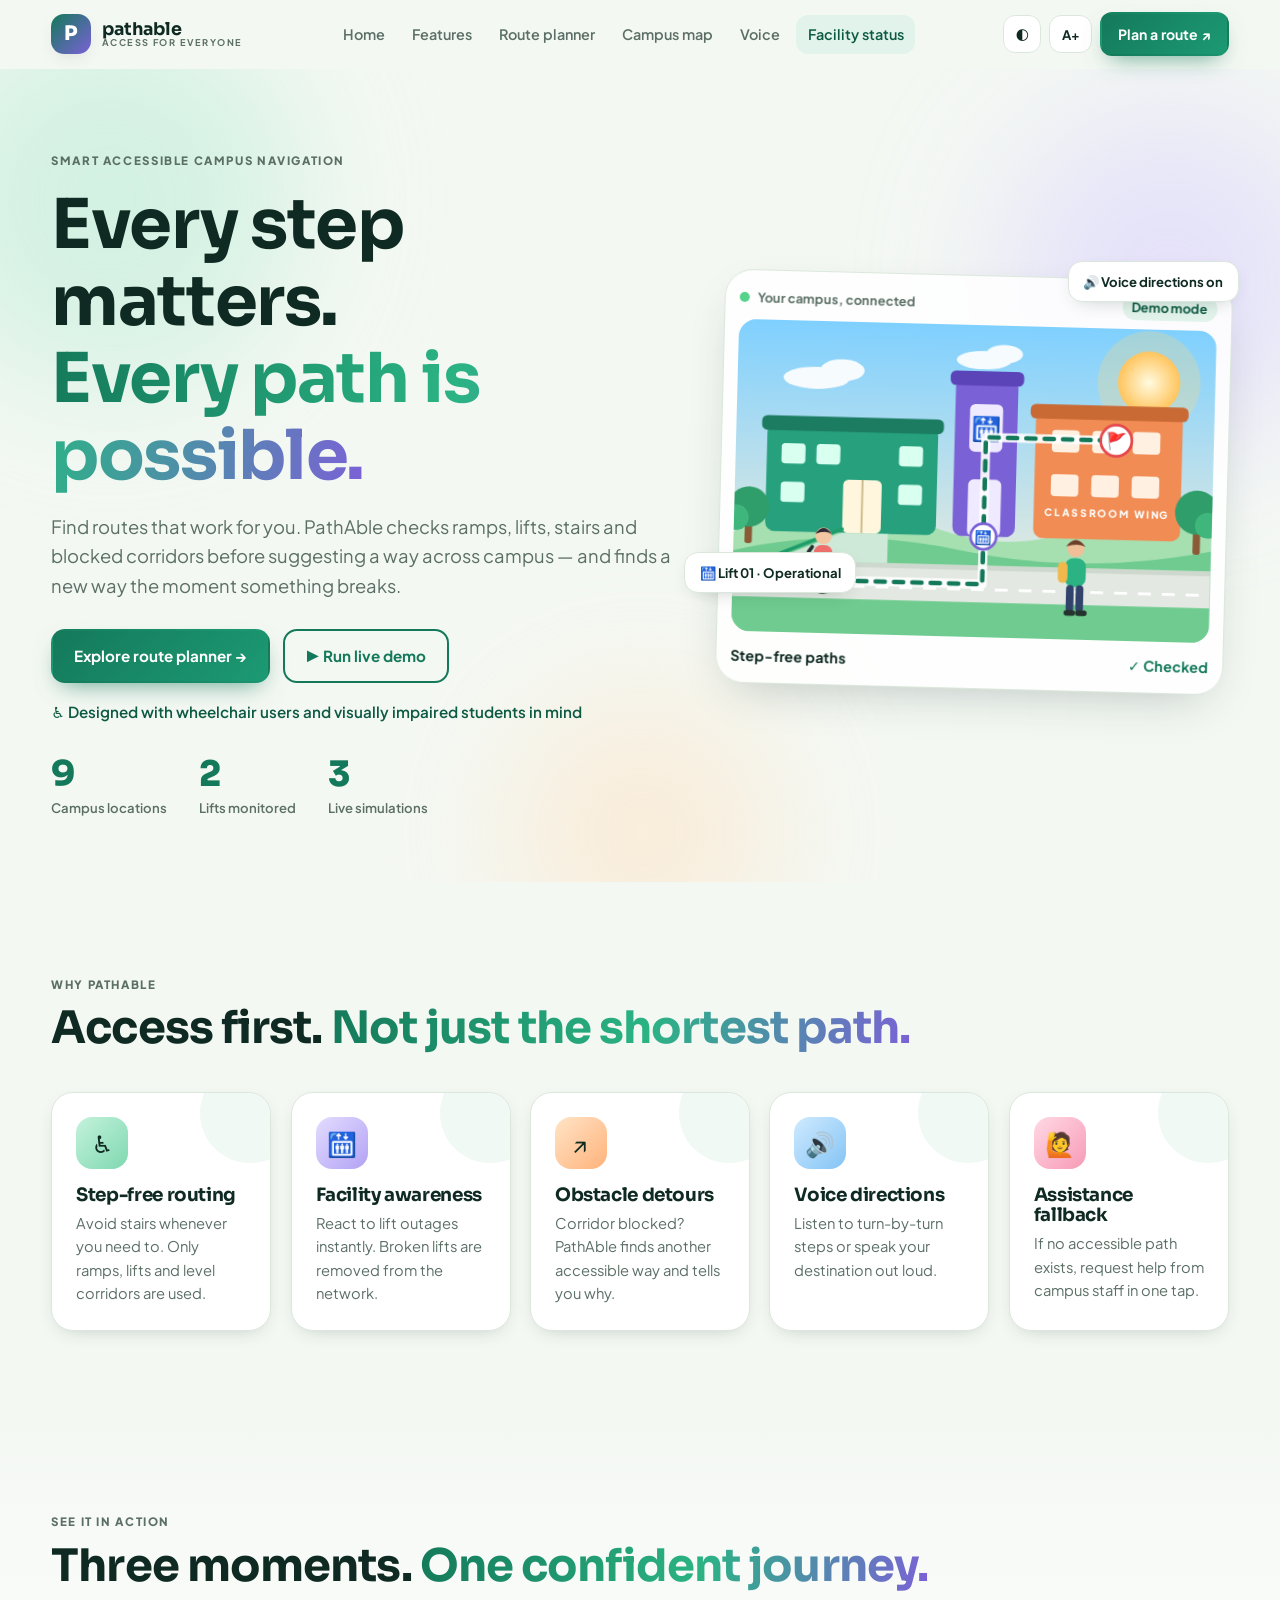
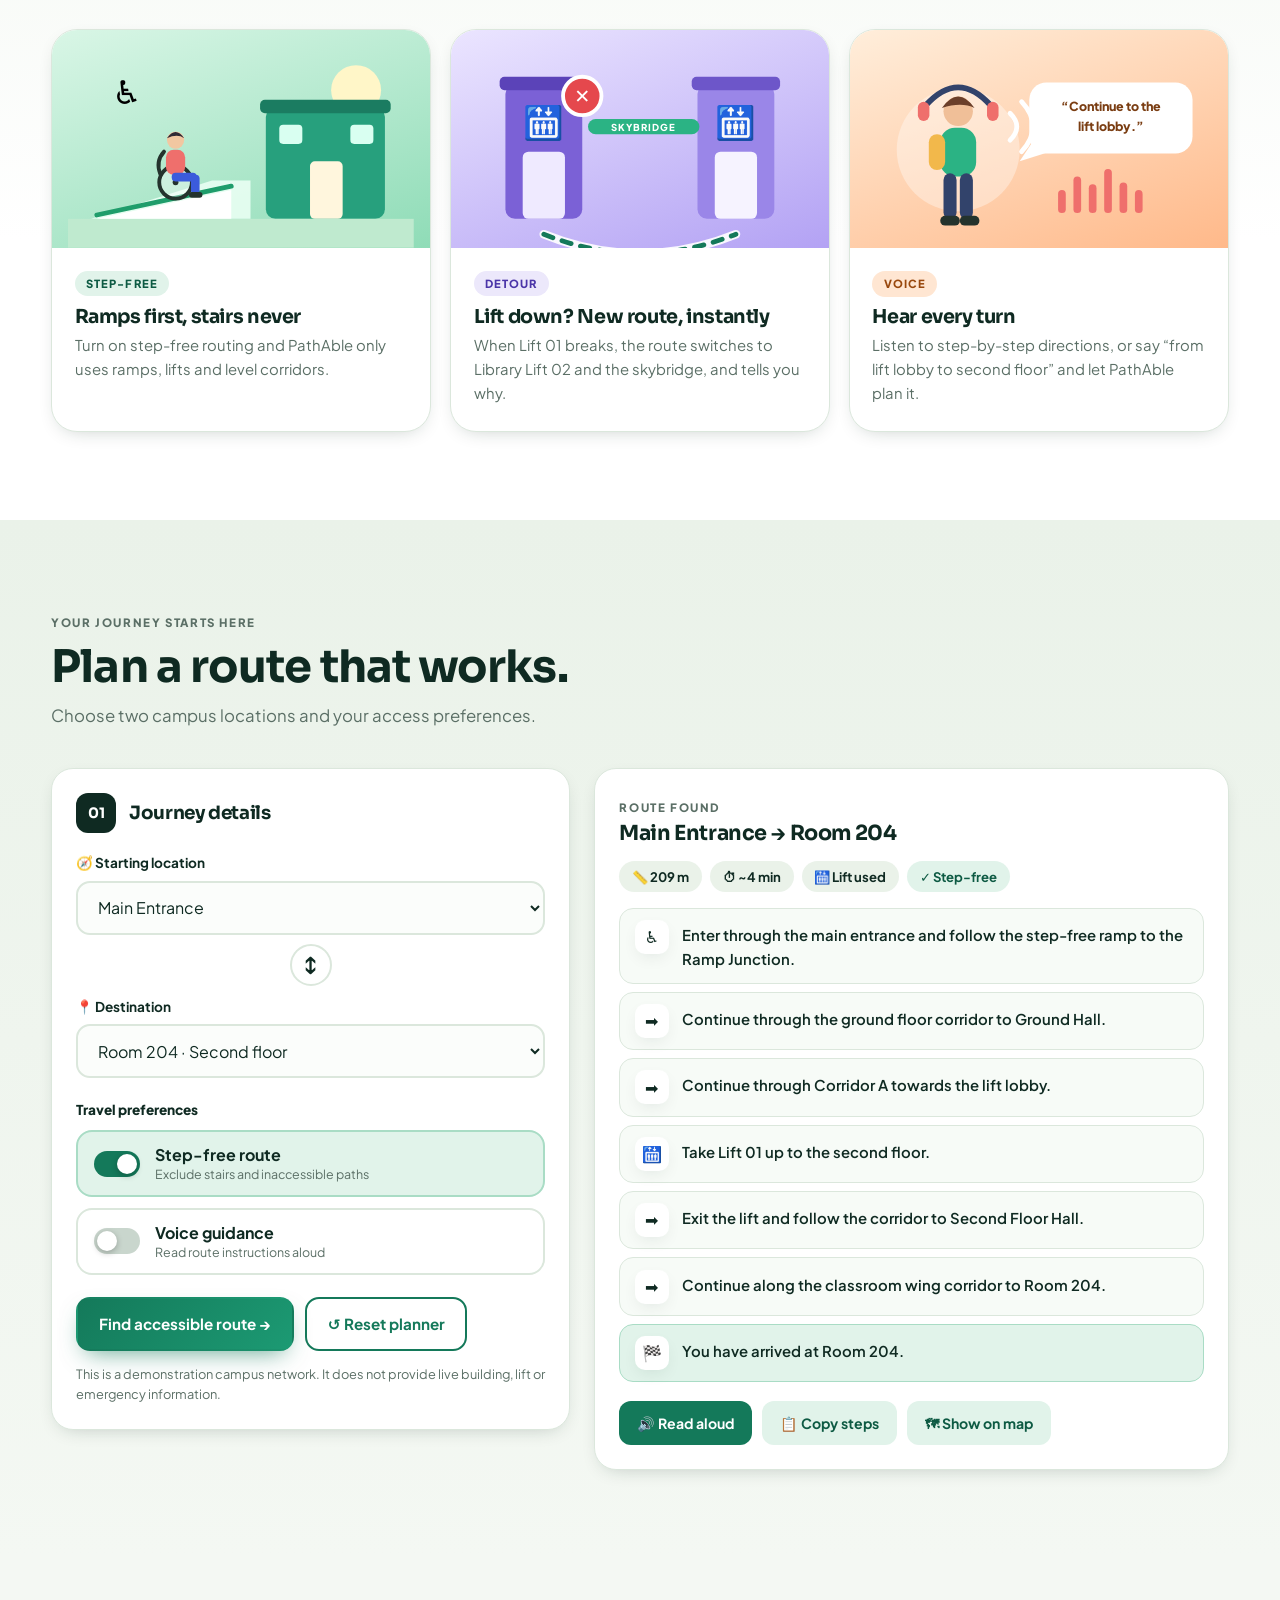
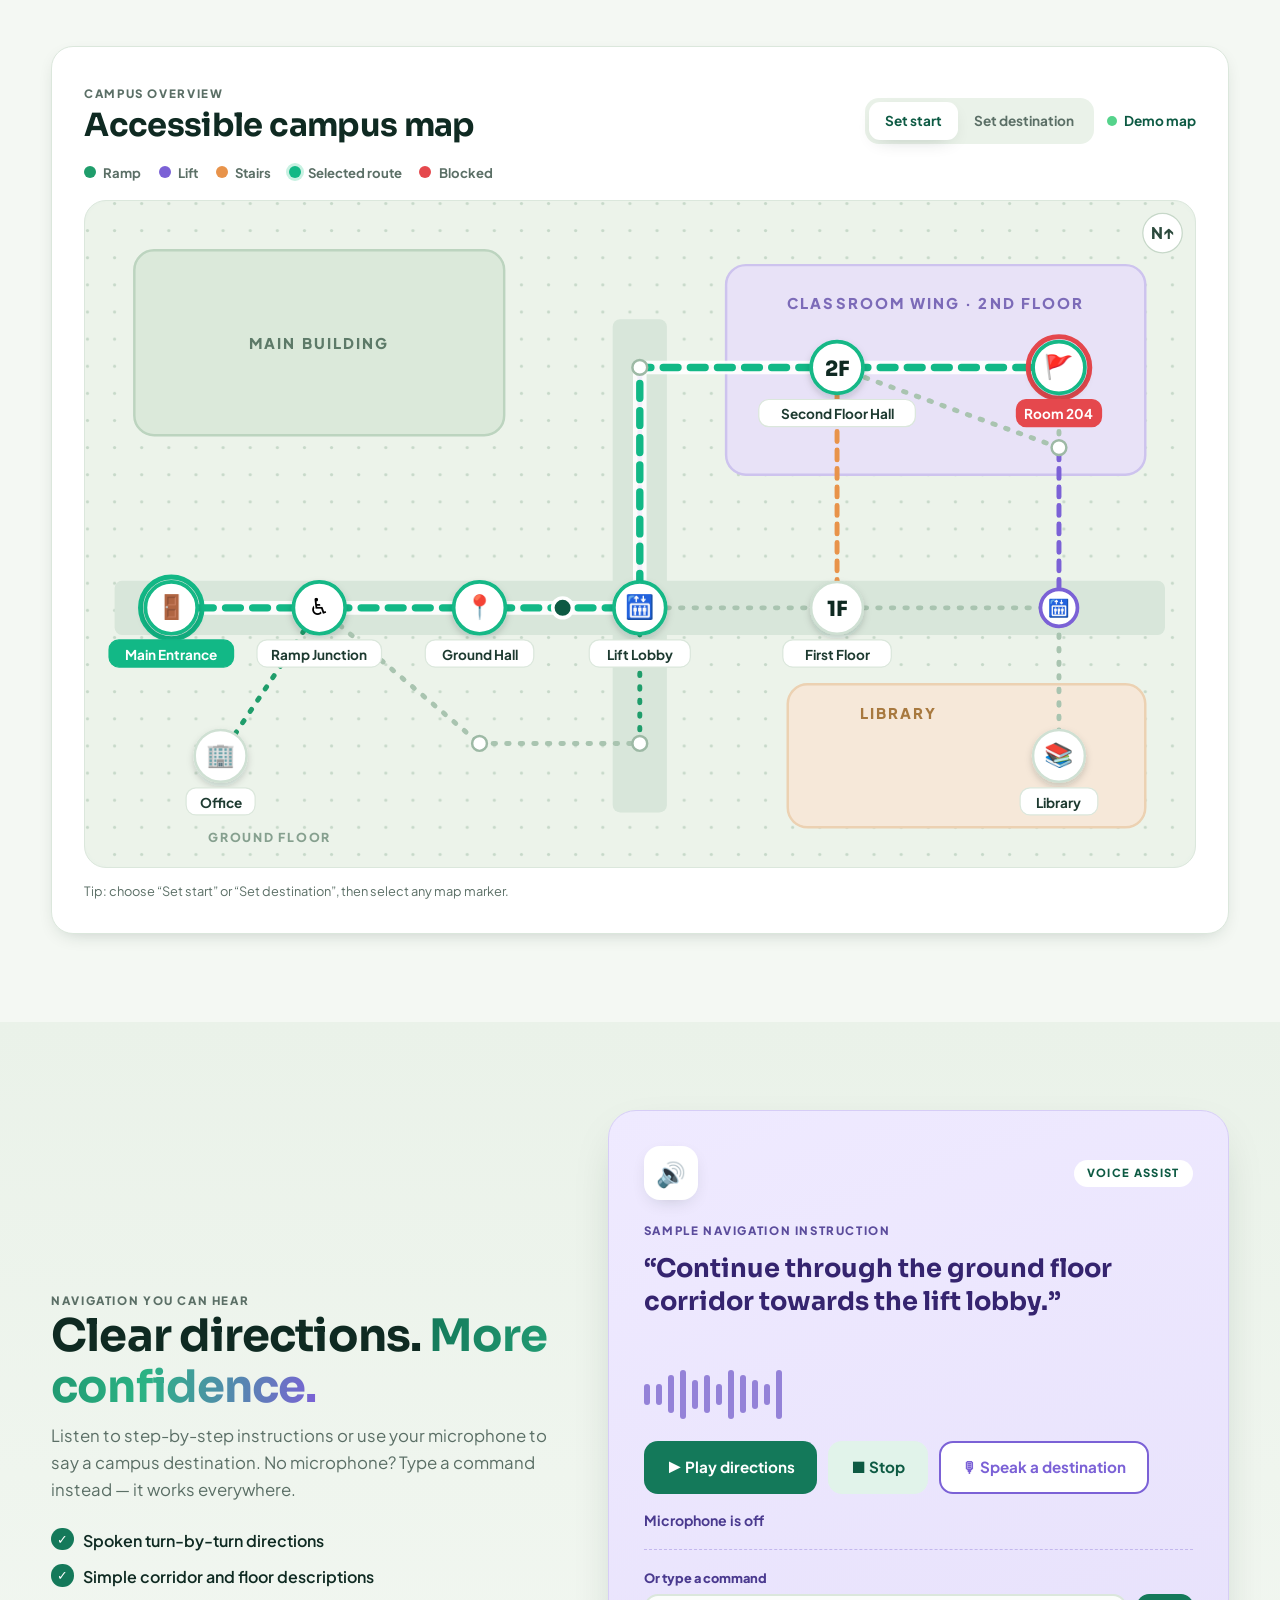
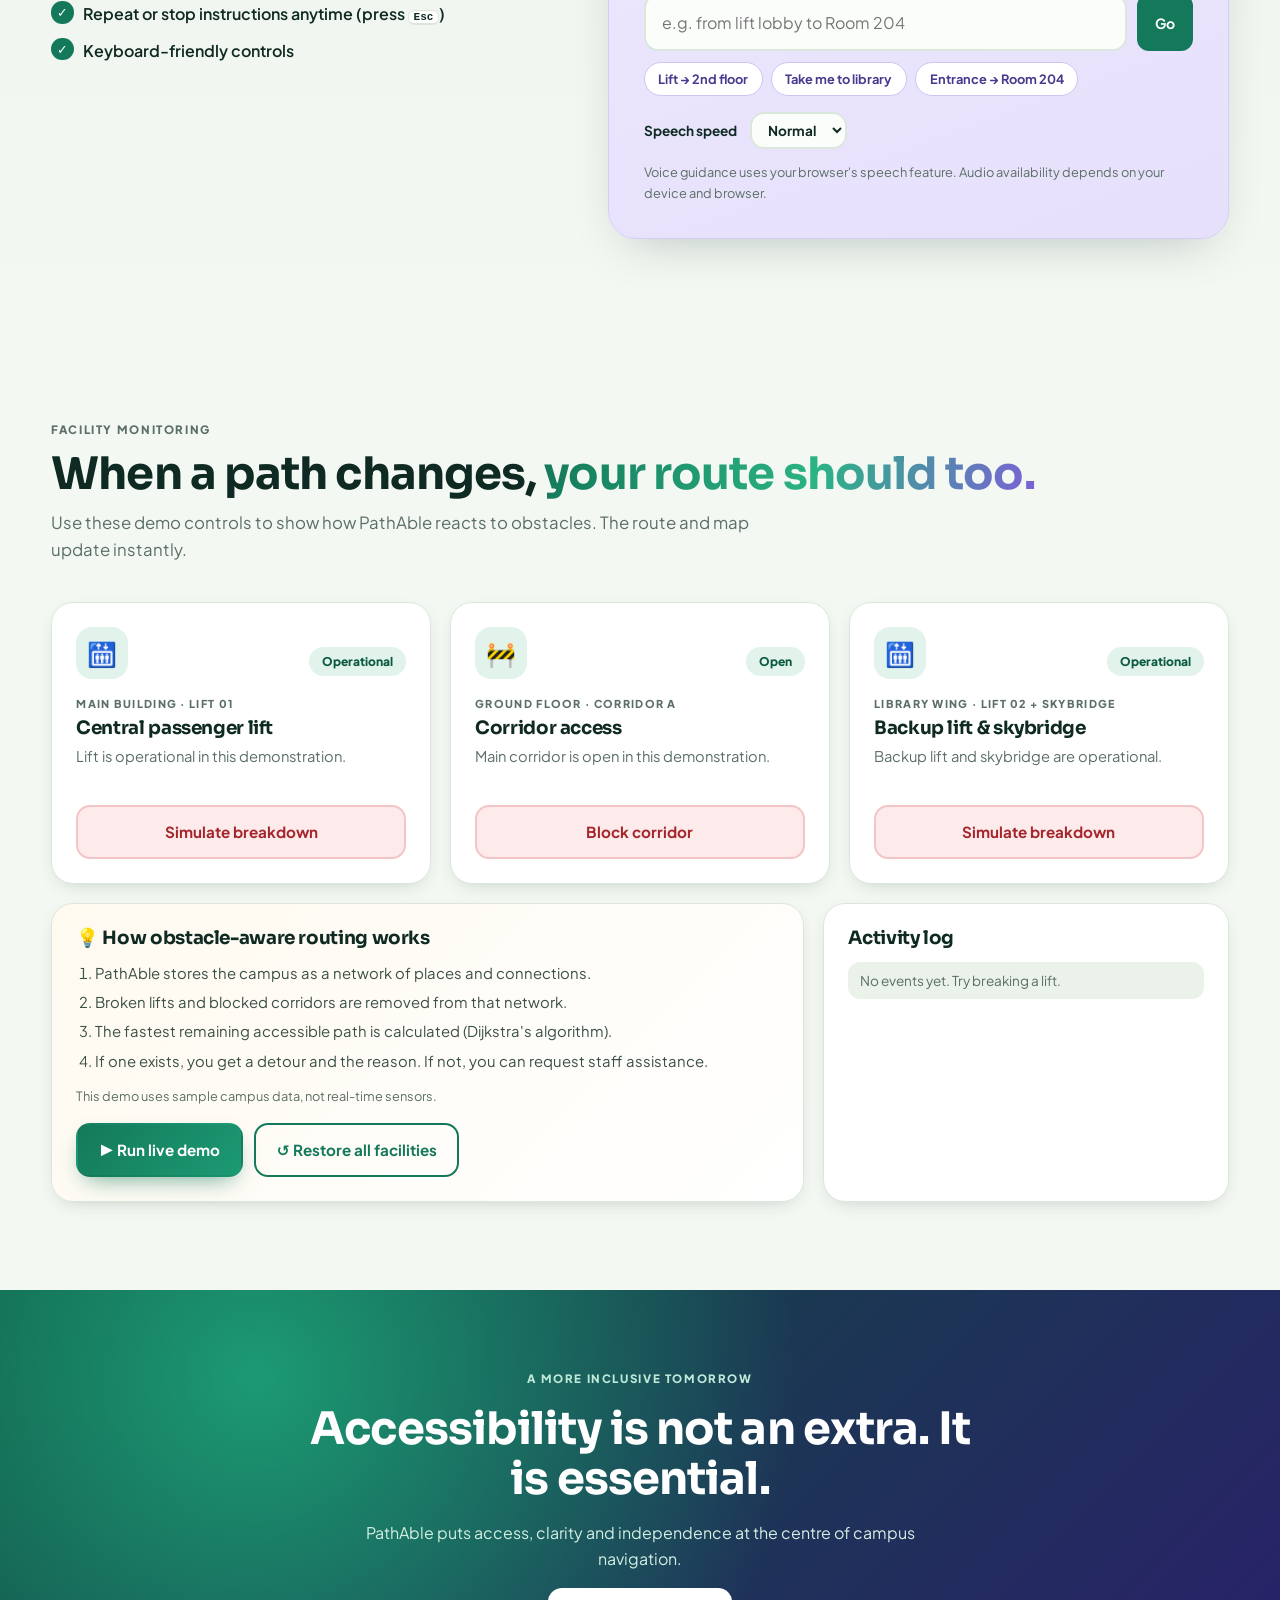
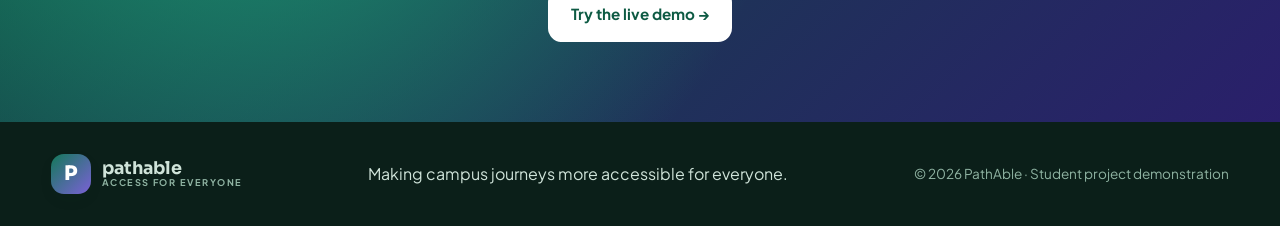
<file: index.html>
<!DOCTYPE html>
<html lang="en">
<head>
  <meta charset="UTF-8" />
  <meta name="viewport" content="width=device-width, initial-scale=1.0" />
  <title>PathAble | Accessible Campus Navigator</title>
  <meta name="description" content="PathAble helps students explore accessible routes around campus, reroutes around broken lifts and blocked corridors, and speaks directions aloud." />
  <meta name="theme-color" content="#0f6b50" />
  <link rel="preconnect" href="https://fonts.googleapis.com" />
  <link rel="preconnect" href="https://fonts.gstatic.com" crossorigin />
  <link href="https://fonts.googleapis.com/css2?family=Plus+Jakarta+Sans:wght@400;500;600;700;800&family=Sora:wght@600;700;800&display=swap" rel="stylesheet" />
  <link rel="stylesheet" href="style.css" />
  <script>document.documentElement.classList.add('js');</script>
</head>
<body>
  <svg width="0" height="0" style="position:absolute" aria-hidden="true" focusable="false">
    <defs>
      <symbol id="wc" viewBox="-30 -26 64 78">
        <circle cx="-2" cy="30" r="17" fill="#fff" fill-opacity=".35" stroke="#24332d" stroke-width="4"/>
        <circle cx="-2" cy="30" r="3" fill="#24332d"/>
        <rect x="-12" y="-4" width="20" height="26" rx="8" fill="#ef6f6c"/>
        <circle cx="-2" cy="-14" r="9" fill="#f2c7a1"/>
        <path d="M-11 -16 Q-2 -29 7 -16 Q0 -21 -11 -16Z" fill="#2f2a35"/>
        <rect x="-6" y="20" width="26" height="9" rx="4" fill="#3b5bdb"/>
        <rect x="14" y="22" width="9" height="20" rx="4" fill="#3b5bdb"/>
        <rect x="12" y="40" width="14" height="6" rx="3" fill="#24332d"/>
        <path d="M-14 -2 Q-23 8 -18 21" stroke="#24332d" stroke-width="4" fill="none" stroke-linecap="round"/>
      </symbol>
      <symbol id="walker" viewBox="-20 -30 40 84">
        <circle cx="0" cy="-18" r="9" fill="#f0bf98"/>
        <path d="M-10 -20 Q0 -34 10 -20 Q2 -24 -10 -20Z" fill="#6b3f2a"/>
        <rect x="-11" y="-8" width="22" height="30" rx="9" fill="#2bb384"/>
        <rect x="-18" y="-4" width="10" height="22" rx="5" fill="#f2b84b"/>
        <rect x="-9" y="20" width="8" height="28" rx="4" fill="#32436b"/>
        <rect x="1" y="20" width="8" height="28" rx="4" fill="#32436b"/>
        <rect x="-11" y="46" width="12" height="6" rx="3" fill="#24332d"/>
        <rect x="1" y="46" width="12" height="6" rx="3" fill="#24332d"/>
      </symbol>
    </defs>
  </svg>
  <a class="skip" href="#planner">Skip to route planner</a>

  <!-- ============ HEADER ============ -->
  <header class="site-header" id="top">
    <div class="wrap header-row">
      <a href="#home" class="brand" aria-label="PathAble home">
        <span class="brand-mark">P</span>
        <span class="brand-text"><b>pathable</b><small>ACCESS FOR EVERYONE</small></span>
      </a>

      <nav id="siteNav" class="nav" aria-label="Main navigation">
        <a href="#home" data-spy="home">Home</a>
        <a href="#features" data-spy="features">Features</a>
        <a href="#planner" data-spy="planner">Route planner</a>
        <a href="#map" data-spy="map">Campus map</a>
        <a href="#voice" data-spy="voice">Voice</a>
        <a href="#facility" data-spy="facility">Facility status</a>
      </nav>

      <div class="header-tools">
        <button class="tool" id="contrastBtn" type="button" aria-pressed="false" aria-label="Toggle high contrast" title="Toggle high contrast">🌓 <span>Contrast</span></button>
        <button class="tool" id="textBtn" type="button" aria-label="Change text size" title="Change text size">A+ <span id="textLabel">Text size</span></button>
        <a class="btn btn-primary btn-sm cta-head" href="#planner">Plan a route ↗</a>
        <button class="burger" id="navToggle" type="button" aria-expanded="false" aria-controls="siteNav" aria-label="Open menu">☰</button>
      </div>
    </div>
  </header>

  <main id="home">
    <!-- ============ HERO ============ -->
    <section class="hero">
      <div class="blob b1"></div><div class="blob b2"></div><div class="blob b3"></div>
      <div class="wrap hero-grid">
        <div class="hero-copy reveal">
          <span class="eyebrow">SMART ACCESSIBLE CAMPUS NAVIGATION</span>
          <h1>Every step matters.<br /><span class="grad">Every path is possible.</span></h1>
          <p class="lead">Find routes that work for you. PathAble checks ramps, lifts, stairs and blocked corridors before suggesting a way across campus &mdash; and finds a new way the moment something breaks.</p>
          <div class="hero-actions">
            <a class="btn btn-primary" href="#planner">Explore route planner →</a>
            <button class="btn btn-ghost" id="demoBtn" type="button">▶ Run live demo</button>
          </div>
          <p class="hero-note">♿ Designed with wheelchair users and visually impaired students in mind</p>
          <dl class="stats">
            <div><dt data-count="9">0</dt><dd>Campus locations</dd></div>
            <div><dt data-count="2">0</dt><dd>Lifts monitored</dd></div>
            <div><dt data-count="3">0</dt><dd>Live simulations</dd></div>
          </dl>
        </div>

        <div class="hero-visual reveal" aria-hidden="true">
          <div class="preview-card">
            <div class="preview-top"><span class="dot-live"></span> Your campus, connected <em>Demo mode</em></div>
            <svg viewBox="0 0 520 340" class="preview-svg" role="img" aria-label="Illustration: a wheelchair user and a student on a campus with a ramp, a lift tower and a classroom wing">
              <defs>
                <linearGradient id="sky" x1="0" y1="0" x2="0" y2="1"><stop offset="0" stop-color="#7fd0ff"/><stop offset="1" stop-color="#fff1d6"/></linearGradient>
                <radialGradient id="sun"><stop offset="0" stop-color="#fffbe0"/><stop offset="1" stop-color="#ffc45c"/></radialGradient>
              </defs>
              <rect width="520" height="340" fill="url(#sky)"/>
              <circle cx="448" cy="58" r="56" fill="#ffd77a" opacity=".28"/>
              <circle cx="448" cy="58" r="34" fill="url(#sun)"/>
              <g fill="#fff" opacity=".92"><ellipse cx="86" cy="62" rx="36" ry="12"/><ellipse cx="114" cy="53" rx="24" ry="12"/><ellipse cx="268" cy="38" rx="30" ry="10"/><ellipse cx="290" cy="31" rx="20" ry="10"/></g>
              <path d="M0 232 Q90 170 200 215 T400 205 T520 222 V340 H0Z" fill="#a6e0b1"/>
              <!-- main building -->
              <rect x="34" y="112" width="186" height="118" rx="10" fill="#27a07d"/>
              <rect x="28" y="104" width="198" height="16" rx="6" fill="#1b7c61"/>
              <g fill="#d9fff1"><rect x="50" y="134" width="26" height="22" rx="4"/><rect x="88" y="134" width="26" height="22" rx="4"/><rect x="178" y="134" width="26" height="22" rx="4"/><rect x="50" y="176" width="26" height="22" rx="4"/><rect x="178" y="176" width="26" height="22" rx="4"/></g>
              <rect x="118" y="172" width="42" height="58" rx="6" fill="#fff6dd"/><line x1="139" y1="172" x2="139" y2="230" stroke="#c9b98a" stroke-width="2"/>
              <!-- lift tower -->
              <rect x="238" y="58" width="68" height="172" rx="10" fill="#7b61d6"/>
              <rect x="232" y="50" width="80" height="16" rx="6" fill="#5b43b8"/>
              <rect x="254" y="168" width="36" height="62" rx="6" fill="#efeaff"/><line x1="272" y1="168" x2="272" y2="230" stroke="#b9acec" stroke-width="2"/>
              <rect x="254" y="86" width="36" height="52" rx="6" fill="#efeaff"/>
              <text x="272" y="122" text-anchor="middle" font-size="26">🛗</text>
              <!-- classroom wing -->
              <rect x="326" y="92" width="160" height="138" rx="10" fill="#f08c54"/>
              <rect x="320" y="84" width="172" height="16" rx="6" fill="#c96a35"/>
              <g fill="#fff0e2"><rect x="344" y="112" width="30" height="24" rx="4"/><rect x="388" y="112" width="30" height="24" rx="4"/><rect x="432" y="112" width="30" height="24" rx="4"/><rect x="344" y="160" width="30" height="24" rx="4"/><rect x="388" y="160" width="30" height="24" rx="4"/><rect x="432" y="160" width="30" height="24" rx="4"/></g>
              <text x="406" y="206" text-anchor="middle" font-size="11" font-weight="800" fill="#fff" letter-spacing="2">CLASSROOM WING</text>
              <!-- ground, path and ramp -->
              <path d="M0 252 Q120 222 250 246 T520 240 V340 H0Z" fill="#6fcb8f"/>
              <rect x="0" y="262" width="520" height="40" fill="#e3e9e2"/>
              <rect x="0" y="262" width="520" height="5" fill="#cfd8ce"/>
              <g stroke="#fff" stroke-width="3" stroke-dasharray="14 12"><line x1="0" y1="288" x2="520" y2="288"/></g>
              <polygon points="42,262 118,230 168,230 168,262" fill="#cfe9d9"/>
              <line x1="42" y1="258" x2="118" y2="226" stroke="#1f9d6b" stroke-width="4" stroke-linecap="round"/>
              <!-- trees -->
              <g><rect x="12" y="214" width="8" height="30" rx="3" fill="#8b5a36"/><circle cx="16" cy="204" r="22" fill="#2f9e6a"/><circle cx="2" cy="216" r="14" fill="#3fb67c"/>
                 <rect x="500" y="210" width="8" height="34" rx="3" fill="#8b5a36"/><circle cx="504" cy="198" r="24" fill="#2f9e6a"/><circle cx="516" cy="212" r="14" fill="#3fb67c"/></g>
              <!-- route -->
              <path d="M96 282 H272 V122 H410" fill="none" stroke="#fff" stroke-width="10" stroke-linecap="round" stroke-linejoin="round" opacity=".9"/>
              <path class="pv-route" d="M96 282 H272 V122 H410" fill="none" stroke="#14795a" stroke-width="5" stroke-linecap="round" stroke-linejoin="round" stroke-dasharray="10 10"/>
              <circle cx="272" cy="230" r="14" fill="#fff" stroke="#7b61d6" stroke-width="3"/><text x="272" y="236" text-anchor="middle" font-size="15">🛗</text>
              <circle cx="414" cy="122" r="17" fill="#fff" stroke="#e5484d" stroke-width="3"/><text x="414" y="129" text-anchor="middle" font-size="18">🚩</text>
              <!-- people -->
              <use href="#wc" x="70" y="222" width="64" height="78"/>
              <use href="#walker" x="352" y="228" width="42" height="88"/>
              <g stroke="#24332d" stroke-width="3" stroke-linecap="round" opacity=".45"><line x1="50" y1="262" x2="38" y2="262"/><line x1="52" y1="270" x2="36" y2="270"/></g>
            </svg>
            <div class="preview-foot"><span>Step-free paths</span><strong>✓ Checked</strong></div>
          </div>
          <div class="float-chip c1">🛗 Lift 01 · Operational</div>
          <div class="float-chip c2">🔊 Voice directions on</div>
        </div>
      </div>
    </section>

    <!-- ============ FEATURES ============ -->
    <section class="section" id="features">
      <div class="wrap">
        <div class="section-head reveal">
          <span class="eyebrow">WHY PATHABLE</span>
          <h2>Access first. <span class="grad">Not just the shortest path.</span></h2>
        </div>
        <div class="cards five">
          <article class="card feature reveal"><span class="f-ico">♿</span><h3>Step-free routing</h3><p>Avoid stairs whenever you need to. Only ramps, lifts and level corridors are used.</p></article>
          <article class="card feature reveal"><span class="f-ico">🛗</span><h3>Facility awareness</h3><p>React to lift outages instantly. Broken lifts are removed from the network.</p></article>
          <article class="card feature reveal"><span class="f-ico">↗</span><h3>Obstacle detours</h3><p>Corridor blocked? PathAble finds another accessible way and tells you why.</p></article>
          <article class="card feature reveal"><span class="f-ico">🔊</span><h3>Voice directions</h3><p>Listen to turn-by-turn steps or speak your destination out loud.</p></article>
          <article class="card feature reveal"><span class="f-ico">🙋</span><h3>Assistance fallback</h3><p>If no accessible path exists, request help from campus staff in one tap.</p></article>
        </div>
      </div>
    </section>

    <!-- ============ STORIES (colourful scenarios) ============ -->
    <section class="section gallery" id="stories">
      <div class="wrap">
        <div class="section-head reveal">
          <span class="eyebrow">SEE IT IN ACTION</span>
          <h2>Three moments. <span class="grad">One confident journey.</span></h2>
        </div>
        <div class="cards three">
          <article class="story s-green reveal">
            <div class="story-art">
              <svg viewBox="0 0 360 210" role="img" aria-label="A wheelchair user rolling up a gentle ramp to a building">
                <circle cx="300" cy="46" r="26" fill="#fff6c8"/>
                <rect x="206" y="64" width="124" height="116" rx="10" fill="#27a07d"/><rect x="200" y="56" width="136" height="14" rx="5" fill="#1b7c61"/>
                <rect x="252" y="120" width="34" height="60" rx="5" fill="#fff6dd"/>
                <g fill="#d9fff1"><rect x="220" y="82" width="24" height="20" rx="4"/><rect x="294" y="82" width="24" height="20" rx="4"/></g>
                <rect x="0" y="180" width="360" height="30" fill="#bfeacf"/>
                <polygon points="24,180 190,180 190,140 150,140" fill="#e9fff3" opacity=".9"/>
                <polygon points="30,180 170,180 170,150" fill="#fff"/>
                <line x1="30" y1="176" x2="170" y2="146" stroke="#1f9d6b" stroke-width="5" stroke-linecap="round"/>
                <use href="#wc" x="84" y="86" width="64" height="78"/>
                <text x="46" y="60" font-size="34">♿</text>
              </svg>
            </div>
            <div class="story-body"><span class="pill">Step-free</span><h3>Ramps first, stairs never</h3><p>Turn on step-free routing and PathAble only uses ramps, lifts and level corridors.</p></div>
          </article>

          <article class="story s-purple reveal">
            <div class="story-art">
              <svg viewBox="0 0 360 210" role="img" aria-label="A broken lift with a detour arrow around it to a skybridge">
                <rect x="40" y="40" width="80" height="140" rx="10" fill="#7b61d6"/><rect x="34" y="32" width="92" height="14" rx="5" fill="#5b43b8"/>
                <rect x="58" y="110" width="44" height="70" rx="6" fill="#efeaff"/>
                <text x="80" y="92" text-anchor="middle" font-size="34">🛗</text>
                <circle cx="120" cy="52" r="20" fill="#e5484d" stroke="#fff" stroke-width="4"/><text x="120" y="59" text-anchor="middle" font-size="20" font-weight="800" fill="#fff">✕</text>
                <rect x="240" y="40" width="80" height="140" rx="10" fill="#9a86e8"/><rect x="234" y="32" width="92" height="14" rx="5" fill="#6d56c9"/>
                <rect x="258" y="110" width="44" height="70" rx="6" fill="#f6f3ff"/>
                <text x="280" y="92" text-anchor="middle" font-size="34">🛗</text>
                <rect x="126" y="76" width="116" height="16" rx="8" fill="#2bb384"/><text x="184" y="88" text-anchor="middle" font-size="10" font-weight="800" fill="#fff" letter-spacing="1">SKYBRIDGE</text>
                <path d="M80 196 Q180 236 280 196" fill="none" stroke="#fff" stroke-width="9" stroke-linecap="round" opacity=".9"/>
                <path class="pv-route" d="M80 196 Q180 236 280 196" fill="none" stroke="#14795a" stroke-width="5" stroke-linecap="round" stroke-dasharray="10 10"/>
              </svg>
            </div>
            <div class="story-body"><span class="pill">Detour</span><h3>Lift down? New route, instantly</h3><p>When Lift 01 breaks, the route switches to Library Lift 02 and the skybridge, and tells you why.</p></div>
          </article>

          <article class="story s-orange reveal">
            <div class="story-art">
              <svg viewBox="0 0 360 210" role="img" aria-label="A student listening to spoken directions">
                <circle cx="96" cy="108" r="64" fill="#fff" opacity=".35"/>
                <use href="#walker" x="62" y="46" width="68" height="146"/>
                <path d="M62 62 Q96 24 130 62" fill="none" stroke="#32436b" stroke-width="6" stroke-linecap="round"/>
                <rect x="54" y="58" width="12" height="20" rx="6" fill="#ef6f6c"/><rect x="126" y="58" width="12" height="20" rx="6" fill="#ef6f6c"/>
                <g fill="none" stroke="#fff" stroke-width="5" stroke-linecap="round"><path d="M150 70 Q164 84 150 98"/><path d="M162 58 Q186 84 162 110"/></g>
                <rect x="170" y="38" width="170" height="74" rx="18" fill="#fff"/><polygon points="176,96 160,120 198,108" fill="#fff"/>
                <text x="255" y="68" text-anchor="middle" font-size="13" font-weight="800" fill="#7a3d12">“Continue to the</text>
                <text x="255" y="88" text-anchor="middle" font-size="13" font-weight="800" fill="#7a3d12">lift lobby.”</text>
                <g fill="#ef6f6c"><rect x="200" y="150" width="8" height="24" rx="4"/><rect x="216" y="136" width="8" height="38" rx="4"/><rect x="232" y="144" width="8" height="30" rx="4"/><rect x="248" y="128" width="8" height="46" rx="4"/><rect x="264" y="142" width="8" height="32" rx="4"/><rect x="280" y="150" width="8" height="24" rx="4"/></g>
              </svg>
            </div>
            <div class="story-body"><span class="pill">Voice</span><h3>Hear every turn</h3><p>Listen to step-by-step directions, or say “from lift lobby to second floor” and let PathAble plan it.</p></div>
          </article>
        </div>
      </div>
    </section>

    <!-- ============ PLANNER ============ -->
    <section class="section tint" id="planner">
      <div class="wrap">
        <div class="section-head reveal">
          <span class="eyebrow">YOUR JOURNEY STARTS HERE</span>
          <h2>Plan a route that works.</h2>
          <p class="sub">Choose two campus locations and your access preferences.</p>
        </div>

        <div class="planner-grid">
          <form class="card planner reveal" id="plannerForm" autocomplete="off">
            <div class="card-title"><span class="step-no">01</span><h3>Journey details</h3></div>

            <label class="field">
              <span class="field-label">🧭 Starting location</span>
              <select id="startSel"></select>
            </label>

            <button class="swap" id="swapBtn" type="button" aria-label="Swap starting point and destination" title="Swap">↕</button>

            <label class="field">
              <span class="field-label">📍 Destination</span>
              <select id="destSel"></select>
            </label>

            <fieldset class="prefs">
              <legend>Travel preferences</legend>
              <label class="switch">
                <input type="checkbox" id="stepFree" checked />
                <span class="track"><i></i></span>
                <span class="sw-text"><b>Step-free route</b><small>Exclude stairs and inaccessible paths</small></span>
              </label>
              <label class="switch">
                <input type="checkbox" id="voiceGuide" />
                <span class="track"><i></i></span>
                <span class="sw-text"><b>Voice guidance</b><small>Read route instructions aloud</small></span>
              </label>
            </fieldset>

            <div class="form-actions">
              <button class="btn btn-primary" id="findBtn" type="submit">Find accessible route →</button>
              <button class="btn btn-ghost" id="resetBtn" type="button">↺ Reset planner</button>
            </div>
            <p class="fine" id="plannerMsg" role="status"></p>
            <p class="fine">This is a demonstration campus network. It does not provide live building, lift or emergency information.</p>
          </form>

          <div class="card result reveal" id="result" aria-live="polite">
            <div class="result-empty"><span>🧭</span><b>Your route will appear here</b><p>Choose your start and destination, then find an accessible route.</p></div>
          </div>
        </div>
      </div>
    </section>

    <!-- ============ MAP ============ -->
    <section class="section" id="map">
      <div class="wrap">
        <div class="map-card card reveal">
          <div class="map-head">
            <div>
              <span class="eyebrow">CAMPUS OVERVIEW</span>
              <h2 class="h2-sm">Accessible campus map</h2>
            </div>
            <div class="map-controls">
              <div class="seg" role="group" aria-label="Marker selection mode">
                <button type="button" id="modeStart" class="seg-btn active" aria-pressed="true">Set start</button>
                <button type="button" id="modeDest" class="seg-btn" aria-pressed="false">Set destination</button>
              </div>
              <span class="demo-pill"><i class="dot-live"></i> Demo map</span>
            </div>
          </div>

          <ul class="legend" aria-label="Map legend">
            <li><i class="lg ramp"></i>Ramp</li>
            <li><i class="lg lift"></i>Lift</li>
            <li><i class="lg stairs"></i>Stairs</li>
            <li><i class="lg route"></i>Selected route</li>
            <li><i class="lg blocked"></i>Blocked</li>
          </ul>

          <div class="map-frame">
            <svg id="campusMap" viewBox="0 0 900 540" role="group" aria-labelledby="mapTitle mapDesc">
              <title id="mapTitle">Accessible campus map</title>
              <desc id="mapDesc">Interactive map. Use the markers to choose a start or destination, then view the accessible route.</desc>
              <defs>
                <pattern id="dots" width="22" height="22" patternUnits="userSpaceOnUse"><circle cx="2" cy="2" r="1.3" fill="#b7cdbb" opacity=".7"/></pattern>
                <filter id="soft" x="-20%" y="-20%" width="140%" height="140%"><feDropShadow dx="0" dy="3" stdDeviation="3" flood-color="#0f2a22" flood-opacity=".18"/></filter>
              </defs>
              <rect class="map-bg" x="0" y="0" width="900" height="540" rx="22"/>
              <rect x="0" y="0" width="900" height="540" rx="22" fill="url(#dots)"/>

              <rect class="band" x="24" y="308" width="852" height="44" rx="6"/>
              <rect class="band" x="428" y="96" width="44" height="400" rx="6"/>

              <rect class="zone z-main" x="40" y="40" width="300" height="150" rx="16"/>
              <text class="zone-label" x="190" y="120">MAIN BUILDING</text>
              <rect class="zone z-class" x="520" y="52" width="340" height="170" rx="16"/>
              <text class="zone-label purple" x="690" y="88">CLASSROOM WING · 2ND FLOOR</text>
              <rect class="zone z-lib" x="570" y="392" width="290" height="116" rx="16"/>
              <text class="zone-label brown" x="660" y="420">LIBRARY</text>
              <text class="zone-label small" x="100" y="520">GROUND FLOOR</text>
              <g class="north" transform="translate(874 26)"><circle r="16" fill="#fff" stroke="#c7d8c9"/><text y="5" text-anchor="middle" font-size="13" font-weight="800" fill="#2c4a3d">N↑</text></g>

              <g id="layerEdges"></g>
              <g id="layerRoute"></g>
              <g id="layerNodes"></g>
            </svg>
          </div>
          <p class="fine" id="mapHint">Tip: choose “Set start” or “Set destination”, then select any map marker.</p>
        </div>
      </div>
    </section>

    <!-- ============ VOICE ============ -->
    <section class="section tint" id="voice">
      <div class="wrap voice-grid">
        <div class="reveal">
          <span class="eyebrow">NAVIGATION YOU CAN HEAR</span>
          <h2>Clear directions. <span class="grad">More confidence.</span></h2>
          <p class="sub">Listen to step-by-step instructions or use your microphone to say a campus destination. No microphone? Type a command instead &mdash; it works everywhere.</p>
          <ul class="ticks">
            <li>Spoken turn-by-turn directions</li>
            <li>Simple corridor and floor descriptions</li>
            <li>Repeat or stop instructions anytime (press <kbd>Esc</kbd>)</li>
            <li>Keyboard-friendly controls</li>
          </ul>
        </div>

        <div class="voice-card reveal">
          <div class="voice-top"><span class="v-ico">🔊</span><span class="voice-pill">VOICE ASSIST</span></div>
          <p class="eyebrow dark" id="voiceLabel">SAMPLE NAVIGATION INSTRUCTION</p>
          <blockquote id="voiceText" aria-live="polite">“Continue through the ground floor corridor towards the lift lobby.”</blockquote>

          <div class="wave" id="wave" aria-hidden="true">
            <span></span><span></span><span></span><span></span><span></span><span></span><span></span><span></span><span></span><span></span><span></span><span></span>
          </div>

          <div class="voice-actions">
            <button class="btn btn-solid" id="playBtn" type="button">▶ Play directions</button>
            <button class="btn btn-soft" id="stopBtn" type="button">■ Stop</button>
            <button class="btn btn-mic" id="micBtn" type="button" aria-pressed="false">🎙 Speak a destination</button>
          </div>
          <p class="mic-status" id="micStatus" role="status">Microphone is off</p>

          <div class="cmd">
            <label for="cmdInput" class="cmd-label">Or type a command</label>
            <div class="cmd-row">
              <input id="cmdInput" type="text" placeholder="e.g. from lift lobby to Room 204" />
              <button class="btn btn-solid btn-sm" id="cmdBtn" type="button">Go</button>
            </div>
            <div class="chips" id="cmdChips">
              <button type="button" class="chip" data-cmd="from lift lobby to second floor">Lift → 2nd floor</button>
              <button type="button" class="chip" data-cmd="take me to the library">Take me to library</button>
              <button type="button" class="chip" data-cmd="from entrance to room 204">Entrance → Room 204</button>
            </div>
          </div>

          <div class="rate-row">
            <label for="rateSel">Speech speed</label>
            <select id="rateSel">
              <option value="0.8">Slow</option>
              <option value="1" selected>Normal</option>
              <option value="1.2">Fast</option>
            </select>
          </div>
          <p class="fine" id="voiceStatus">Voice guidance uses your browser's speech feature. Audio availability depends on your device and browser.</p>
        </div>
      </div>
    </section>

    <!-- ============ FACILITY ============ -->
    <section class="section" id="facility">
      <div class="wrap">
        <div class="section-head reveal">
          <span class="eyebrow">FACILITY MONITORING</span>
          <h2>When a path changes, <span class="grad">your route should too.</span></h2>
          <p class="sub">Use these demo controls to show how PathAble reacts to obstacles. The route and map update instantly.</p>
        </div>

        <div class="cards three">
          <article class="card fac reveal" id="fac-lift1">
            <div class="fac-top"><span class="f-ico">🛗</span><span class="status ok" id="facStatus-lift1">Operational</span></div>
            <small class="fac-loc">MAIN BUILDING · LIFT 01</small>
            <h3>Central passenger lift</h3>
            <p id="facText-lift1">Lift is operational in this demonstration.</p>
            <button class="btn btn-danger" id="facBtn-lift1" data-fac="lift1" type="button">Simulate breakdown</button>
          </article>

          <article class="card fac reveal" id="fac-corridorA">
            <div class="fac-top"><span class="f-ico">🚧</span><span class="status ok" id="facStatus-corridorA">Open</span></div>
            <small class="fac-loc">GROUND FLOOR · CORRIDOR A</small>
            <h3>Corridor access</h3>
            <p id="facText-corridorA">Main corridor is open in this demonstration.</p>
            <button class="btn btn-danger" id="facBtn-corridorA" data-fac="corridorA" type="button">Block corridor</button>
          </article>

          <article class="card fac reveal" id="fac-lift2">
            <div class="fac-top"><span class="f-ico">🛗</span><span class="status ok" id="facStatus-lift2">Operational</span></div>
            <small class="fac-loc">LIBRARY WING · LIFT 02 + SKYBRIDGE</small>
            <h3>Backup lift &amp; skybridge</h3>
            <p id="facText-lift2">Backup lift and skybridge are operational.</p>
            <button class="btn btn-danger" id="facBtn-lift2" data-fac="lift2" type="button">Simulate breakdown</button>
          </article>
        </div>

        <div class="fac-bottom">
          <div class="card howto reveal">
            <h3>💡 How obstacle-aware routing works</h3>
            <ol>
              <li>PathAble stores the campus as a network of places and connections.</li>
              <li>Broken lifts and blocked corridors are removed from that network.</li>
              <li>The fastest remaining accessible path is calculated (Dijkstra's algorithm).</li>
              <li>If one exists, you get a detour and the reason. If not, you can request staff assistance.</li>
            </ol>
            <p class="fine">This demo uses sample campus data, not real-time sensors.</p>
            <div class="row-btns">
              <button class="btn btn-primary" id="demoBtn2" type="button">▶ Run live demo</button>
              <button class="btn btn-ghost" id="resetFacBtn" type="button">↺ Restore all facilities</button>
            </div>
          </div>

          <div class="card logcard reveal">
            <h3>Activity log</h3>
            <ul id="log" class="log"><li class="muted">No events yet. Try breaking a lift.</li></ul>
          </div>
        </div>
      </div>
    </section>

    <!-- ============ CTA ============ -->
    <section class="cta">
      <div class="wrap cta-inner reveal">
        <span class="eyebrow light">A MORE INCLUSIVE TOMORROW</span>
        <h2>Accessibility is not an extra. It is essential.</h2>
        <p>PathAble puts access, clarity and independence at the centre of campus navigation.</p>
        <a class="btn btn-light" href="#planner">Try the live demo →</a>
      </div>
    </section>
  </main>

  <footer class="footer">
    <div class="wrap foot-row">
      <a href="#home" class="brand"><span class="brand-mark">P</span><span class="brand-text"><b>pathable</b><small>ACCESS FOR EVERYONE</small></span></a>
      <p>Making campus journeys more accessible for everyone.</p>
      <p class="copy">© 2026 PathAble · Student project demonstration</p>
    </div>
  </footer>

  <!-- Assistance dialog -->
  <dialog id="assistDialog" aria-labelledby="assistTitle">
    <form method="dialog" id="assistForm">
      <h3 id="assistTitle">🙋 Request campus assistance</h3>
      <p class="fine">No fully accessible route is available right now. Let the help desk know what you need. (Demo only &mdash; no real request is sent.)</p>
      <label class="field"><span class="field-label">What help do you need?</span>
        <select id="assistType">
          <option>Staff escort to my destination</option>
          <option>Manual wheelchair assistance</option>
          <option>Use of the service lift</option>
          <option>Alternate entrance access</option>
        </select>
      </label>
      <label class="field"><span class="field-label">Notes (optional)</span><textarea id="assistNote" rows="2" placeholder="Anything the staff should know"></textarea></label>
      <div class="form-actions">
        <button class="btn btn-primary" id="assistSend" value="send" type="submit">Send request</button>
        <button class="btn btn-ghost" value="cancel" type="button" id="assistCancel">Cancel</button>
      </div>
    </form>
  </dialog>

  <div id="toasts" class="toasts" aria-live="polite" aria-atomic="false"></div>

  <script src="script.js"></script>
</body>
</html>
</file>
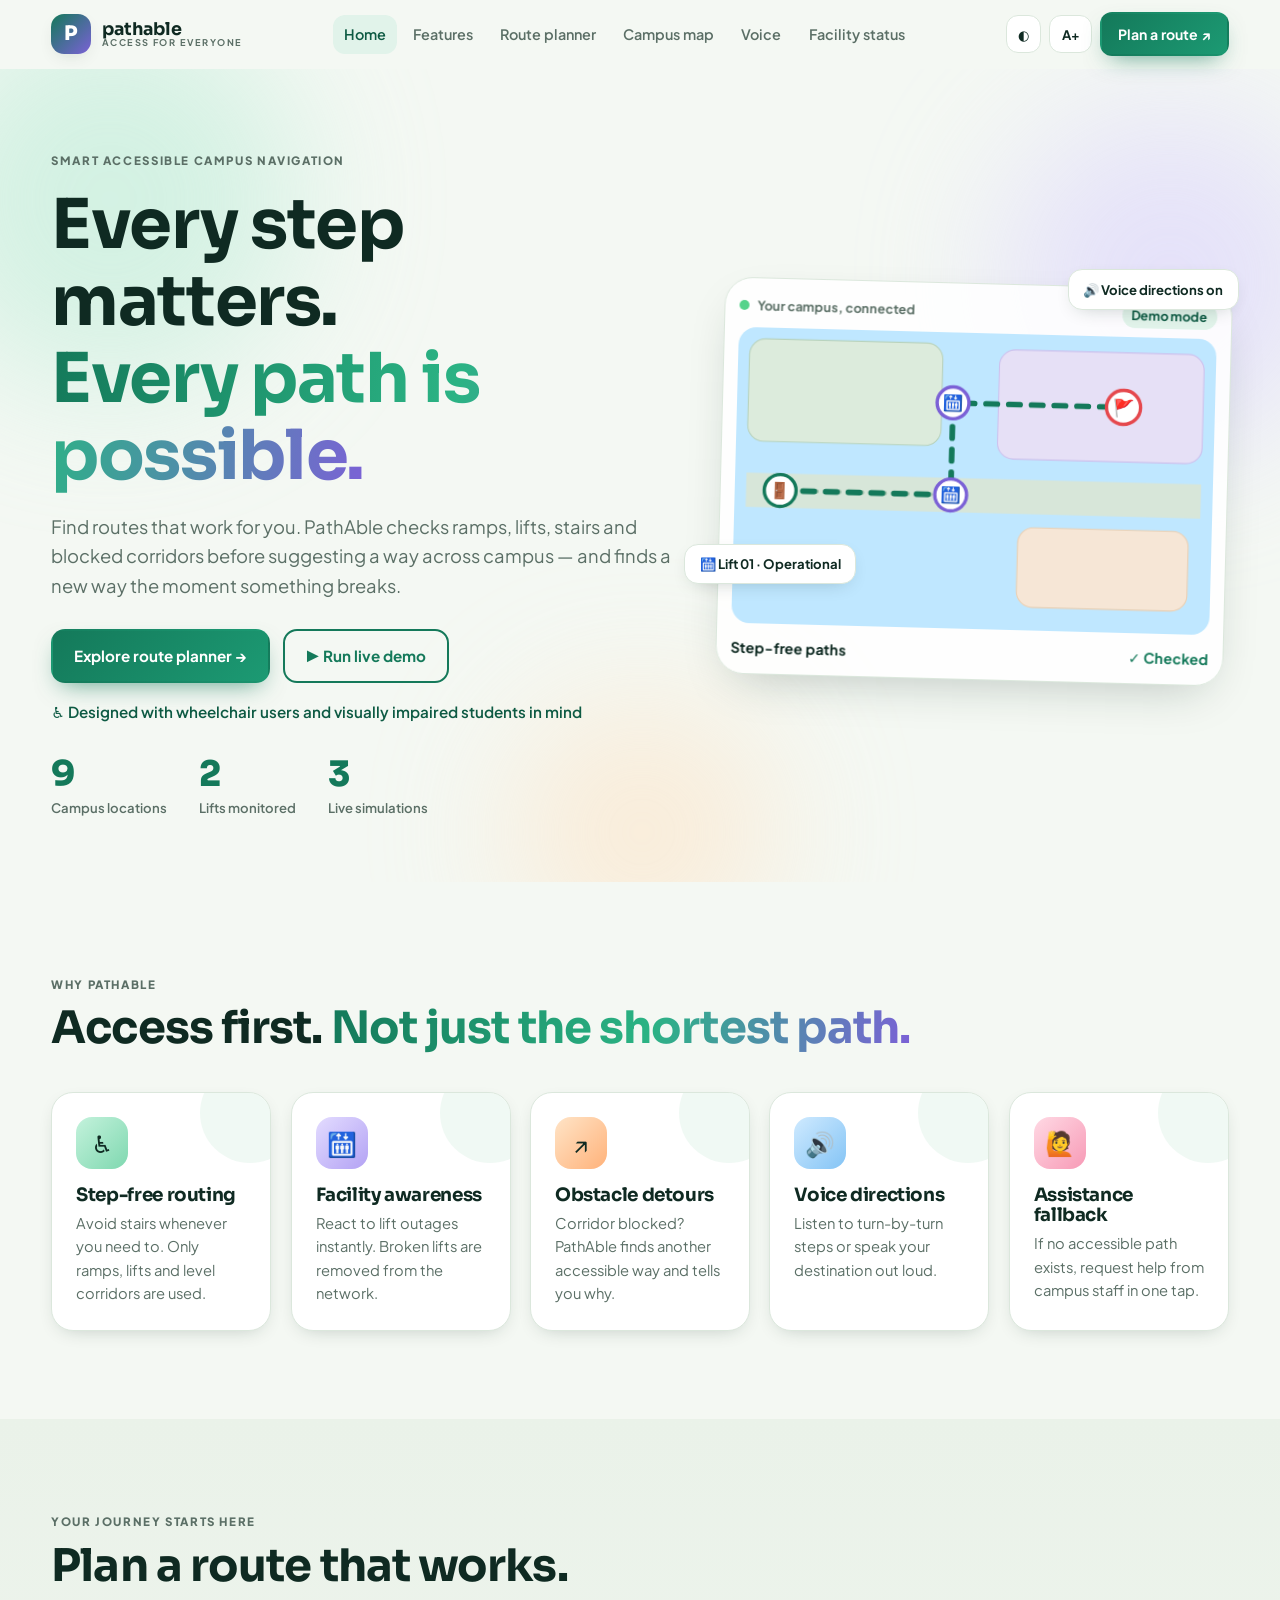
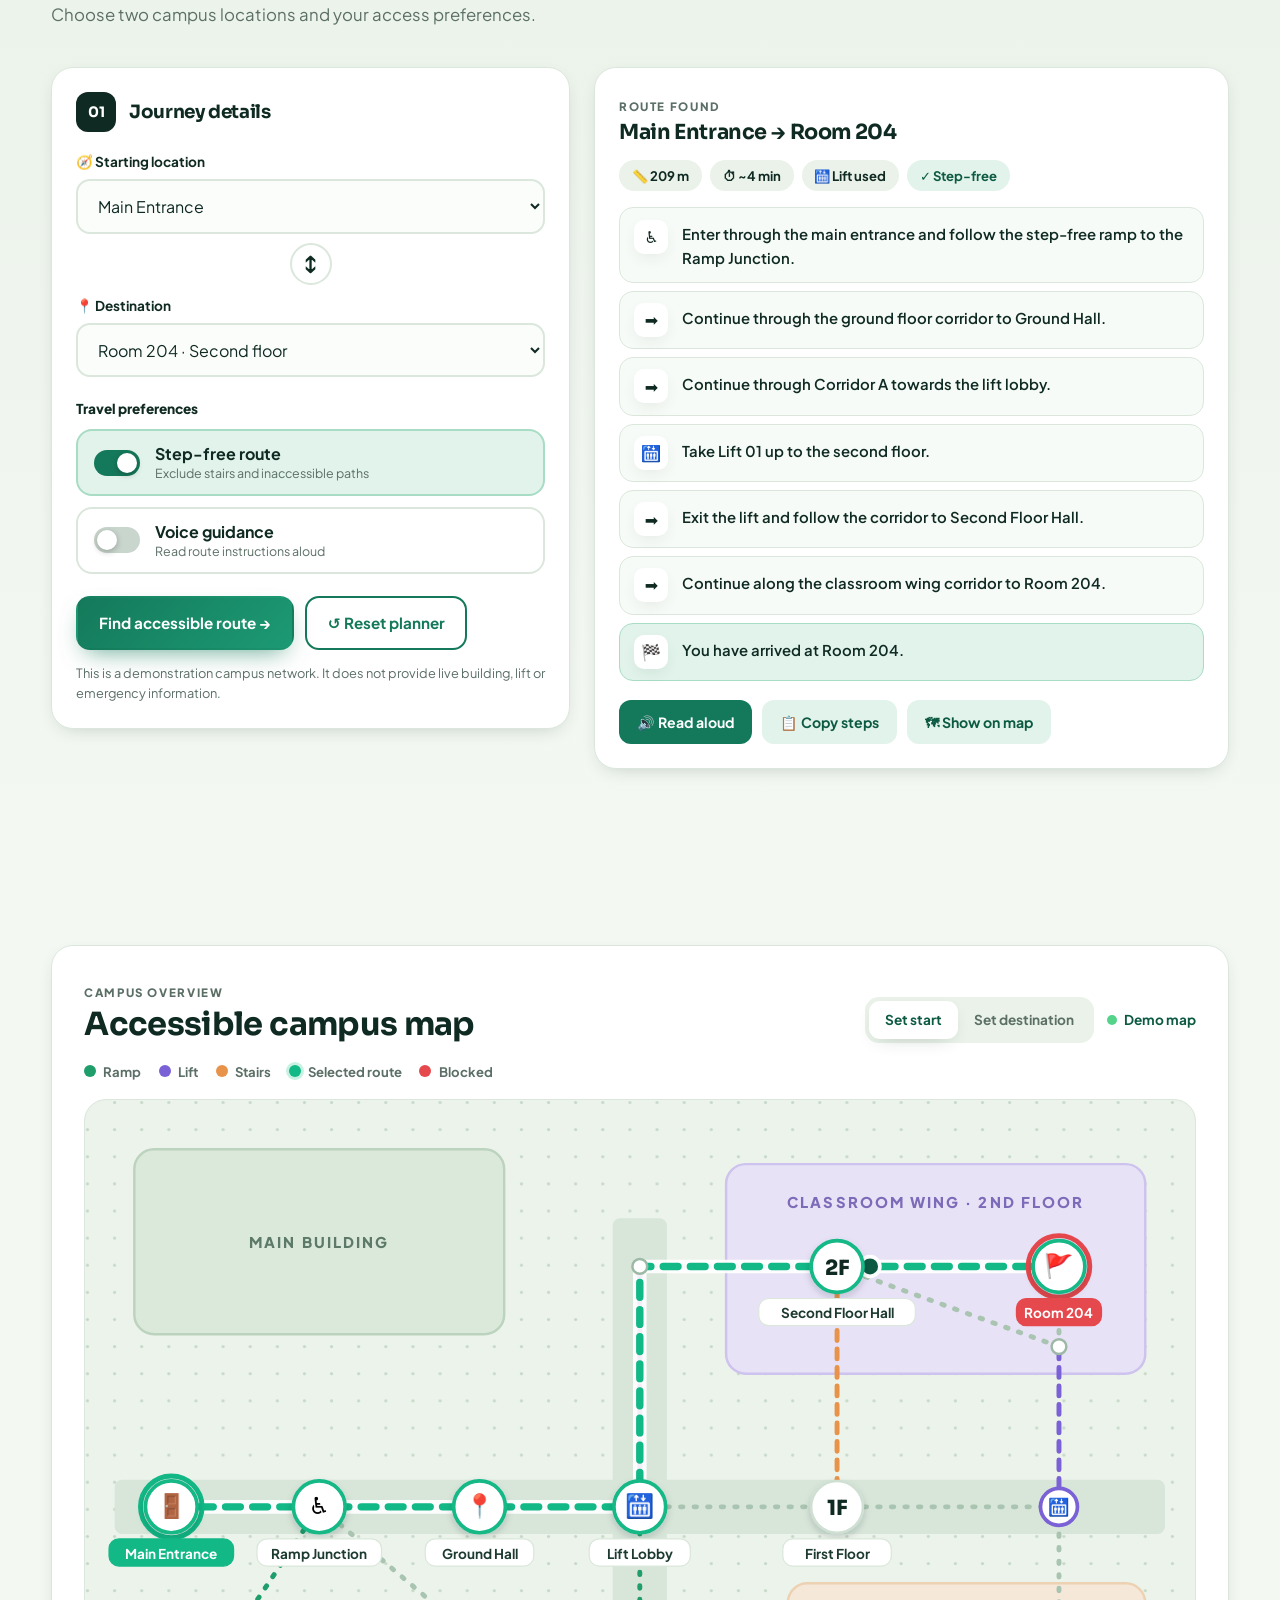
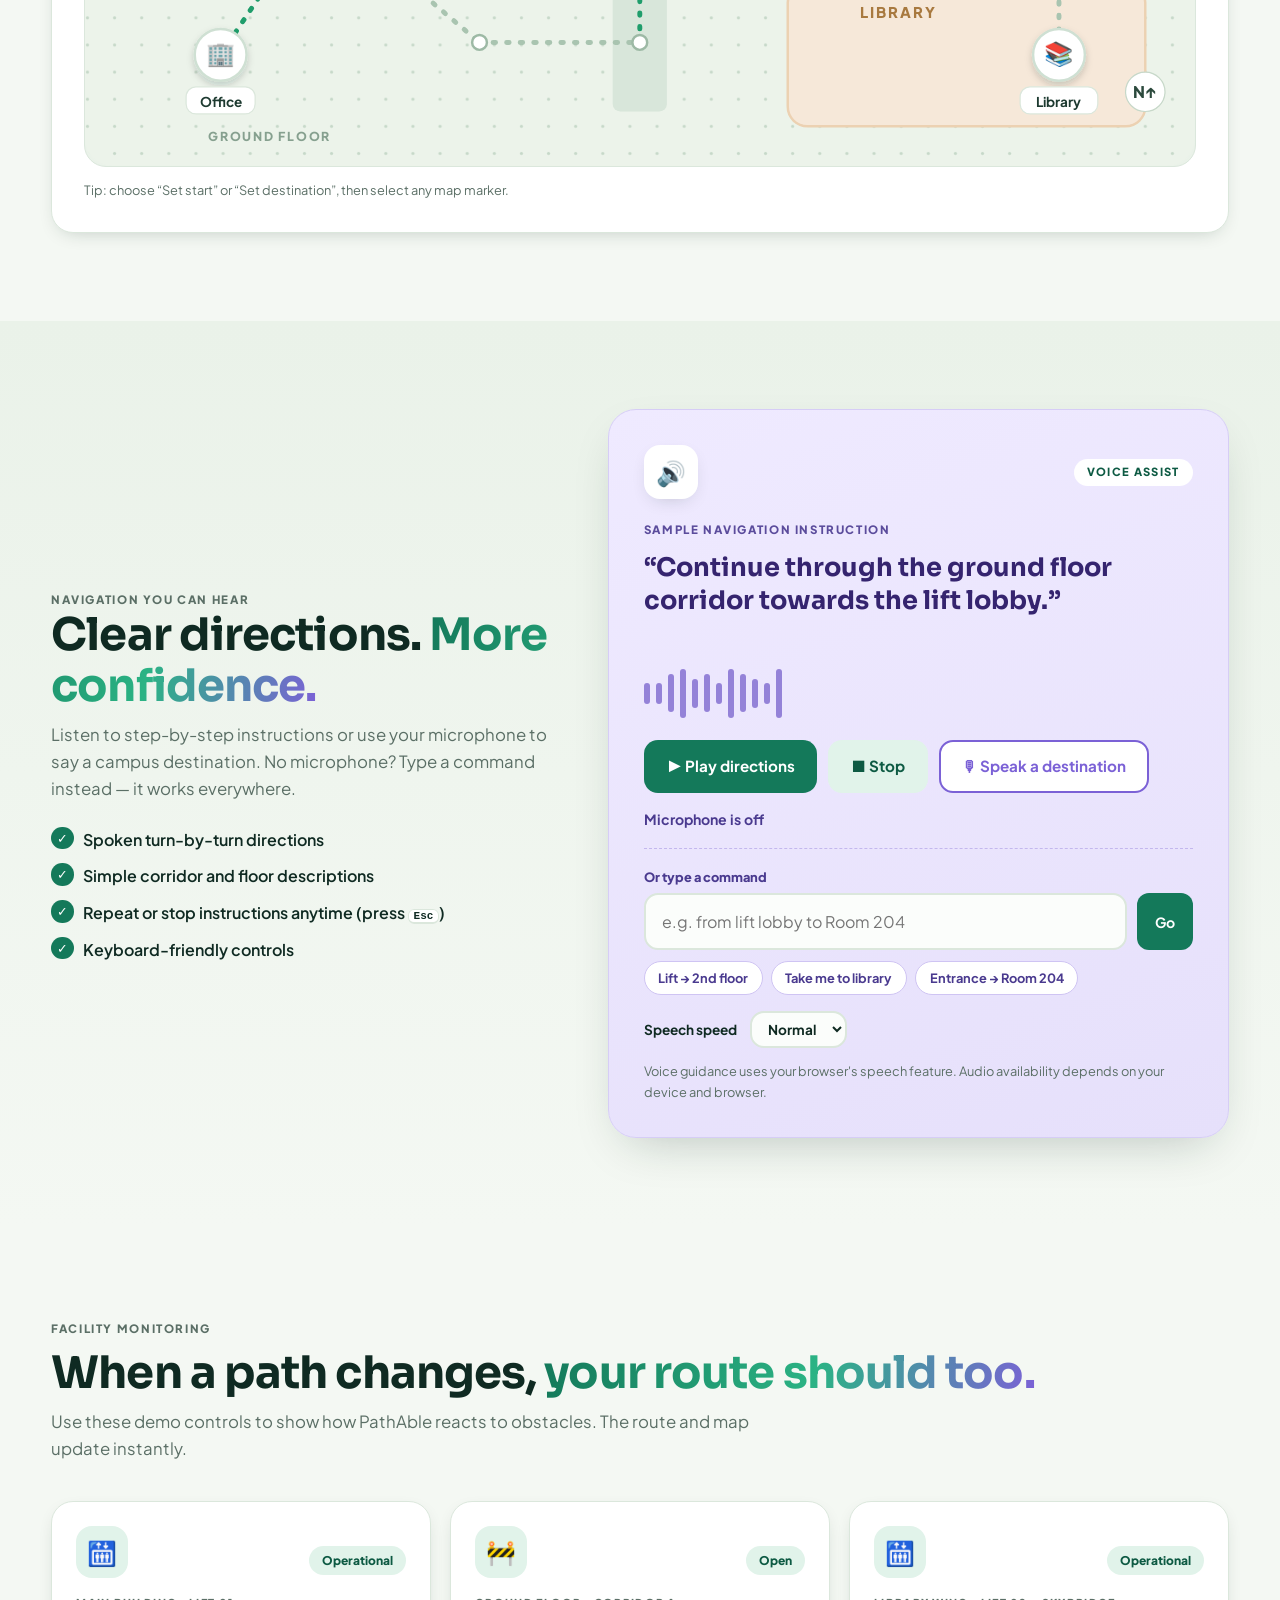
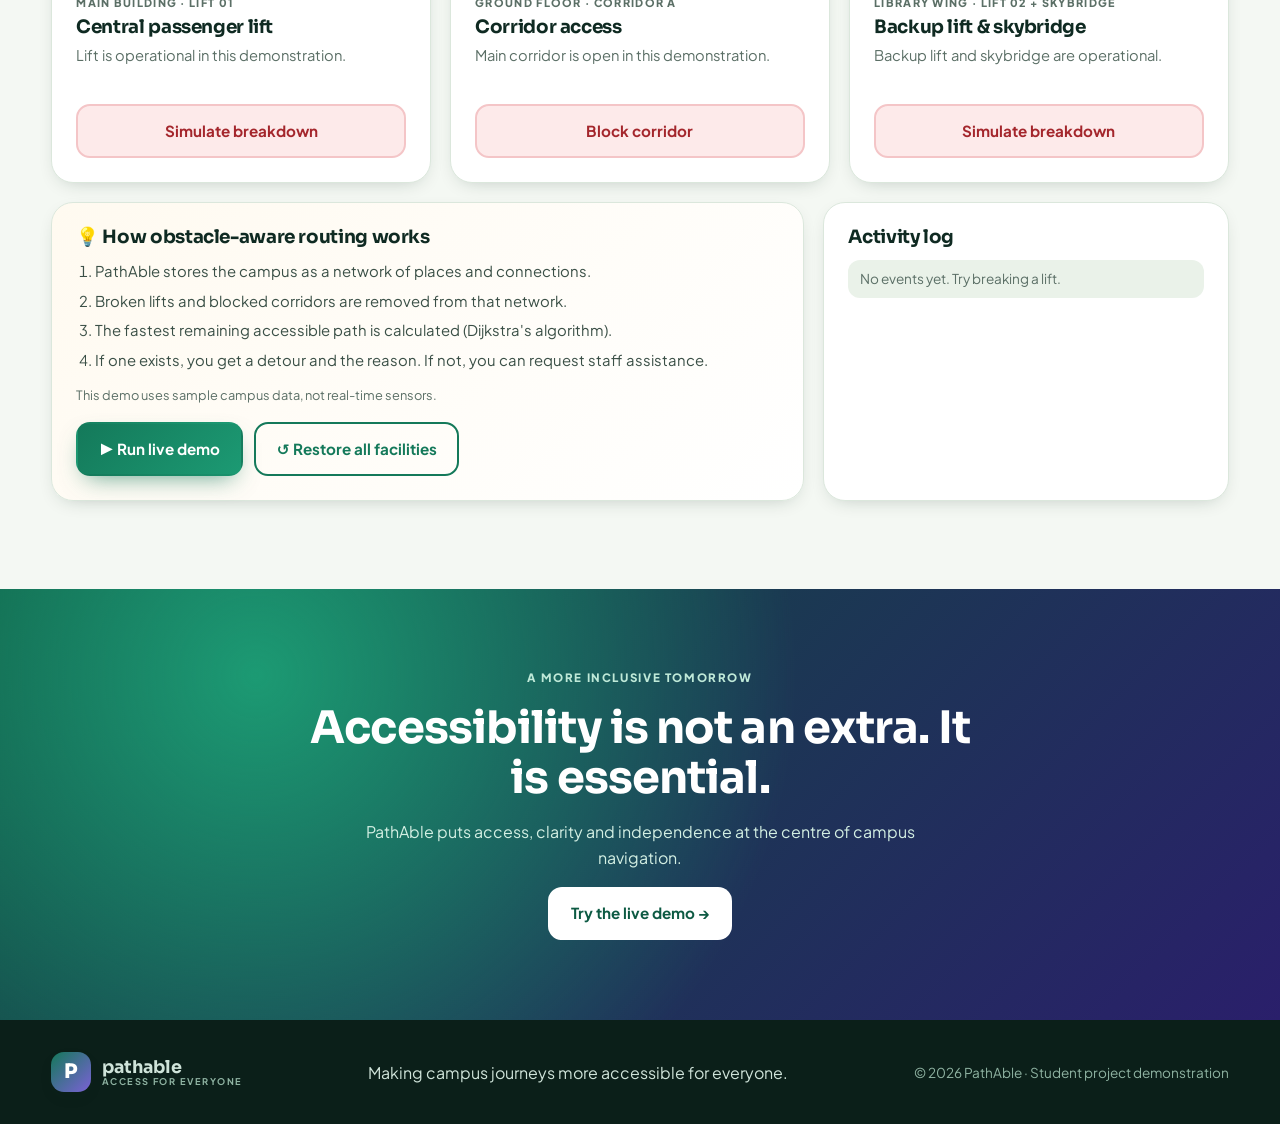
<file: index (2).html>
<!DOCTYPE html>
<html lang="en">
<head>
  <meta charset="UTF-8" />
  <meta name="viewport" content="width=device-width, initial-scale=1.0" />
  <title>PathAble | Accessible Campus Navigator</title>
  <meta name="description" content="PathAble helps students explore accessible routes around campus, reroutes around broken lifts and blocked corridors, and speaks directions aloud." />
  <meta name="theme-color" content="#0f6b50" />
  <link rel="preconnect" href="https://fonts.googleapis.com" />
  <link rel="preconnect" href="https://fonts.gstatic.com" crossorigin />
  <link href="https://fonts.googleapis.com/css2?family=Plus+Jakarta+Sans:wght@400;500;600;700;800&family=Sora:wght@600;700;800&display=swap" rel="stylesheet" />
  <link rel="stylesheet" href="style.css" />
  <script>document.documentElement.classList.add('js');</script>
</head>
<body>
  <a class="skip" href="#planner">Skip to route planner</a>

  <!-- ============ HEADER ============ -->
  <header class="site-header" id="top">
    <div class="wrap header-row">
      <a href="#home" class="brand" aria-label="PathAble home">
        <span class="brand-mark">P</span>
        <span class="brand-text"><b>pathable</b><small>ACCESS FOR EVERYONE</small></span>
      </a>

      <nav id="siteNav" class="nav" aria-label="Main navigation">
        <a href="#home" data-spy="home">Home</a>
        <a href="#features" data-spy="features">Features</a>
        <a href="#planner" data-spy="planner">Route planner</a>
        <a href="#map" data-spy="map">Campus map</a>
        <a href="#voice" data-spy="voice">Voice</a>
        <a href="#facility" data-spy="facility">Facility status</a>
      </nav>

      <div class="header-tools">
        <button class="tool" id="contrastBtn" type="button" aria-pressed="false" title="Toggle high contrast">◐ <span>Contrast</span></button>
        <button class="tool" id="textBtn" type="button" title="Increase text size">A+ <span id="textLabel">Text size</span></button>
        <a class="btn btn-primary btn-sm cta-head" href="#planner">Plan a route ↗</a>
        <button class="burger" id="navToggle" type="button" aria-expanded="false" aria-controls="siteNav" aria-label="Open menu">☰</button>
      </div>
    </div>
  </header>

  <main id="home">
    <!-- ============ HERO ============ -->
    <section class="hero">
      <div class="blob b1"></div><div class="blob b2"></div><div class="blob b3"></div>
      <div class="wrap hero-grid">
        <div class="hero-copy reveal">
          <span class="eyebrow">SMART ACCESSIBLE CAMPUS NAVIGATION</span>
          <h1>Every step matters.<br /><span class="grad">Every path is possible.</span></h1>
          <p class="lead">Find routes that work for you. PathAble checks ramps, lifts, stairs and blocked corridors before suggesting a way across campus &mdash; and finds a new way the moment something breaks.</p>
          <div class="hero-actions">
            <a class="btn btn-primary" href="#planner">Explore route planner →</a>
            <button class="btn btn-ghost" id="demoBtn" type="button">▶ Run live demo</button>
          </div>
          <p class="hero-note">♿ Designed with wheelchair users and visually impaired students in mind</p>
          <dl class="stats">
            <div><dt data-count="9">0</dt><dd>Campus locations</dd></div>
            <div><dt data-count="2">0</dt><dd>Lifts monitored</dd></div>
            <div><dt data-count="3">0</dt><dd>Live simulations</dd></div>
          </dl>
        </div>

        <div class="hero-visual reveal" aria-hidden="true">
          <div class="preview-card">
            <div class="preview-top"><span class="dot-live"></span> Your campus, connected <em>Demo mode</em></div>
            <svg viewBox="0 0 420 260" class="preview-svg">
              <rect x="10" y="10" width="170" height="90" rx="14" fill="#dcebdc" stroke="#b9d3bd"/>
              <rect x="230" y="14" width="180" height="96" rx="14" fill="#e6e0f6" stroke="#cdc2ee"/>
              <rect x="250" y="170" width="150" height="70" rx="14" fill="#f6e6d6" stroke="#ecd0b3"/>
              <rect x="10" y="128" width="400" height="30" fill="#d7e6d9"/>
              <path d="M40 143 H140 L190 143" stroke="#9fbfa9" stroke-width="4" stroke-dasharray="2 8" stroke-linecap="round" fill="none"/>
              <path class="pv-route" d="M40 143 H190 L190 62 H290 L340 62" stroke="#14795a" stroke-width="5" stroke-linecap="round" stroke-dasharray="10 10" fill="none"/>
              <circle cx="40" cy="143" r="14" fill="#fff" stroke="#14795a" stroke-width="3"/><text x="40" y="148" text-anchor="middle" font-size="14">🚪</text>
              <circle cx="190" cy="143" r="14" fill="#fff" stroke="#7b61d6" stroke-width="3"/><text x="190" y="148" text-anchor="middle" font-size="14">🛗</text>
              <circle cx="190" cy="62" r="14" fill="#fff" stroke="#7b61d6" stroke-width="3"/><text x="190" y="67" text-anchor="middle" font-size="14">🛗</text>
              <circle cx="340" cy="62" r="15" fill="#fff" stroke="#e5484d" stroke-width="3"/><text x="340" y="68" text-anchor="middle" font-size="15">🚩</text>
            </svg>
            <div class="preview-foot"><span>Step-free paths</span><strong>✓ Checked</strong></div>
          </div>
          <div class="float-chip c1">🛗 Lift 01 · Operational</div>
          <div class="float-chip c2">🔊 Voice directions on</div>
        </div>
      </div>
    </section>

    <!-- ============ FEATURES ============ -->
    <section class="section" id="features">
      <div class="wrap">
        <div class="section-head reveal">
          <span class="eyebrow">WHY PATHABLE</span>
          <h2>Access first. <span class="grad">Not just the shortest path.</span></h2>
        </div>
        <div class="cards five">
          <article class="card feature reveal"><span class="f-ico">♿</span><h3>Step-free routing</h3><p>Avoid stairs whenever you need to. Only ramps, lifts and level corridors are used.</p></article>
          <article class="card feature reveal"><span class="f-ico">🛗</span><h3>Facility awareness</h3><p>React to lift outages instantly. Broken lifts are removed from the network.</p></article>
          <article class="card feature reveal"><span class="f-ico">↗</span><h3>Obstacle detours</h3><p>Corridor blocked? PathAble finds another accessible way and tells you why.</p></article>
          <article class="card feature reveal"><span class="f-ico">🔊</span><h3>Voice directions</h3><p>Listen to turn-by-turn steps or speak your destination out loud.</p></article>
          <article class="card feature reveal"><span class="f-ico">🙋</span><h3>Assistance fallback</h3><p>If no accessible path exists, request help from campus staff in one tap.</p></article>
        </div>
      </div>
    </section>

    <!-- ============ PLANNER ============ -->
    <section class="section tint" id="planner">
      <div class="wrap">
        <div class="section-head reveal">
          <span class="eyebrow">YOUR JOURNEY STARTS HERE</span>
          <h2>Plan a route that works.</h2>
          <p class="sub">Choose two campus locations and your access preferences.</p>
        </div>

        <div class="planner-grid">
          <form class="card planner reveal" id="plannerForm" autocomplete="off">
            <div class="card-title"><span class="step-no">01</span><h3>Journey details</h3></div>

            <label class="field">
              <span class="field-label">🧭 Starting location</span>
              <select id="startSel"></select>
            </label>

            <button class="swap" id="swapBtn" type="button" aria-label="Swap starting point and destination" title="Swap">↕</button>

            <label class="field">
              <span class="field-label">📍 Destination</span>
              <select id="destSel"></select>
            </label>

            <fieldset class="prefs">
              <legend>Travel preferences</legend>
              <label class="switch">
                <input type="checkbox" id="stepFree" checked />
                <span class="track"><i></i></span>
                <span class="sw-text"><b>Step-free route</b><small>Exclude stairs and inaccessible paths</small></span>
              </label>
              <label class="switch">
                <input type="checkbox" id="voiceGuide" />
                <span class="track"><i></i></span>
                <span class="sw-text"><b>Voice guidance</b><small>Read route instructions aloud</small></span>
              </label>
            </fieldset>

            <div class="form-actions">
              <button class="btn btn-primary" id="findBtn" type="submit">Find accessible route →</button>
              <button class="btn btn-ghost" id="resetBtn" type="button">↺ Reset planner</button>
            </div>
            <p class="fine" id="plannerMsg" role="status"></p>
            <p class="fine">This is a demonstration campus network. It does not provide live building, lift or emergency information.</p>
          </form>

          <div class="card result reveal" id="result" aria-live="polite">
            <div class="result-empty"><span>🧭</span><b>Your route will appear here</b><p>Choose your start and destination, then find an accessible route.</p></div>
          </div>
        </div>
      </div>
    </section>

    <!-- ============ MAP ============ -->
    <section class="section" id="map">
      <div class="wrap">
        <div class="map-card card reveal">
          <div class="map-head">
            <div>
              <span class="eyebrow">CAMPUS OVERVIEW</span>
              <h2 class="h2-sm">Accessible campus map</h2>
            </div>
            <div class="map-controls">
              <div class="seg" role="group" aria-label="Marker selection mode">
                <button type="button" id="modeStart" class="seg-btn active" aria-pressed="true">Set start</button>
                <button type="button" id="modeDest" class="seg-btn" aria-pressed="false">Set destination</button>
              </div>
              <span class="demo-pill"><i class="dot-live"></i> Demo map</span>
            </div>
          </div>

          <ul class="legend" aria-label="Map legend">
            <li><i class="lg ramp"></i>Ramp</li>
            <li><i class="lg lift"></i>Lift</li>
            <li><i class="lg stairs"></i>Stairs</li>
            <li><i class="lg route"></i>Selected route</li>
            <li><i class="lg blocked"></i>Blocked</li>
          </ul>

          <div class="map-frame">
            <svg id="campusMap" viewBox="0 0 900 540" role="group" aria-labelledby="mapTitle mapDesc">
              <title id="mapTitle">Accessible campus map</title>
              <desc id="mapDesc">Interactive map. Use the markers to choose a start or destination, then view the accessible route.</desc>
              <defs>
                <pattern id="dots" width="22" height="22" patternUnits="userSpaceOnUse"><circle cx="2" cy="2" r="1.3" fill="#b7cdbb" opacity=".7"/></pattern>
                <filter id="soft" x="-20%" y="-20%" width="140%" height="140%"><feDropShadow dx="0" dy="3" stdDeviation="3" flood-color="#0f2a22" flood-opacity=".18"/></filter>
              </defs>
              <rect class="map-bg" x="0" y="0" width="900" height="540" rx="22"/>
              <rect x="0" y="0" width="900" height="540" rx="22" fill="url(#dots)"/>

              <rect class="band" x="24" y="308" width="852" height="44" rx="6"/>
              <rect class="band" x="428" y="96" width="44" height="400" rx="6"/>

              <rect class="zone z-main" x="40" y="40" width="300" height="150" rx="16"/>
              <text class="zone-label" x="190" y="120">MAIN BUILDING</text>
              <rect class="zone z-class" x="520" y="52" width="340" height="170" rx="16"/>
              <text class="zone-label purple" x="690" y="88">CLASSROOM WING · 2ND FLOOR</text>
              <rect class="zone z-lib" x="570" y="392" width="290" height="116" rx="16"/>
              <text class="zone-label brown" x="660" y="420">LIBRARY</text>
              <text class="zone-label small" x="100" y="520">GROUND FLOOR</text>
              <g class="north" transform="translate(860 480)"><circle r="16" fill="#fff" stroke="#c7d8c9"/><text y="5" text-anchor="middle" font-size="13" font-weight="800" fill="#2c4a3d">N↑</text></g>

              <g id="layerEdges"></g>
              <g id="layerRoute"></g>
              <g id="layerNodes"></g>
            </svg>
          </div>
          <p class="fine" id="mapHint">Tip: choose “Set start” or “Set destination”, then select any map marker.</p>
        </div>
      </div>
    </section>

    <!-- ============ VOICE ============ -->
    <section class="section tint" id="voice">
      <div class="wrap voice-grid">
        <div class="reveal">
          <span class="eyebrow">NAVIGATION YOU CAN HEAR</span>
          <h2>Clear directions. <span class="grad">More confidence.</span></h2>
          <p class="sub">Listen to step-by-step instructions or use your microphone to say a campus destination. No microphone? Type a command instead &mdash; it works everywhere.</p>
          <ul class="ticks">
            <li>Spoken turn-by-turn directions</li>
            <li>Simple corridor and floor descriptions</li>
            <li>Repeat or stop instructions anytime (press <kbd>Esc</kbd>)</li>
            <li>Keyboard-friendly controls</li>
          </ul>
        </div>

        <div class="voice-card reveal">
          <div class="voice-top"><span class="v-ico">🔊</span><span class="voice-pill">VOICE ASSIST</span></div>
          <p class="eyebrow dark" id="voiceLabel">SAMPLE NAVIGATION INSTRUCTION</p>
          <blockquote id="voiceText" aria-live="polite">“Continue through the ground floor corridor towards the lift lobby.”</blockquote>

          <div class="wave" id="wave" aria-hidden="true">
            <span></span><span></span><span></span><span></span><span></span><span></span><span></span><span></span><span></span><span></span><span></span><span></span>
          </div>

          <div class="voice-actions">
            <button class="btn btn-solid" id="playBtn" type="button">▶ Play directions</button>
            <button class="btn btn-soft" id="stopBtn" type="button">■ Stop</button>
            <button class="btn btn-mic" id="micBtn" type="button" aria-pressed="false">🎙 Speak a destination</button>
          </div>
          <p class="mic-status" id="micStatus" role="status">Microphone is off</p>

          <div class="cmd">
            <label for="cmdInput" class="cmd-label">Or type a command</label>
            <div class="cmd-row">
              <input id="cmdInput" type="text" placeholder="e.g. from lift lobby to Room 204" />
              <button class="btn btn-solid btn-sm" id="cmdBtn" type="button">Go</button>
            </div>
            <div class="chips" id="cmdChips">
              <button type="button" class="chip" data-cmd="from lift lobby to second floor">Lift → 2nd floor</button>
              <button type="button" class="chip" data-cmd="take me to the library">Take me to library</button>
              <button type="button" class="chip" data-cmd="from entrance to room 204">Entrance → Room 204</button>
            </div>
          </div>

          <div class="rate-row">
            <label for="rateSel">Speech speed</label>
            <select id="rateSel">
              <option value="0.8">Slow</option>
              <option value="1" selected>Normal</option>
              <option value="1.2">Fast</option>
            </select>
          </div>
          <p class="fine" id="voiceStatus">Voice guidance uses your browser's speech feature. Audio availability depends on your device and browser.</p>
        </div>
      </div>
    </section>

    <!-- ============ FACILITY ============ -->
    <section class="section" id="facility">
      <div class="wrap">
        <div class="section-head reveal">
          <span class="eyebrow">FACILITY MONITORING</span>
          <h2>When a path changes, <span class="grad">your route should too.</span></h2>
          <p class="sub">Use these demo controls to show how PathAble reacts to obstacles. The route and map update instantly.</p>
        </div>

        <div class="cards three">
          <article class="card fac reveal" id="fac-lift1">
            <div class="fac-top"><span class="f-ico">🛗</span><span class="status ok" id="facStatus-lift1">Operational</span></div>
            <small class="fac-loc">MAIN BUILDING · LIFT 01</small>
            <h3>Central passenger lift</h3>
            <p id="facText-lift1">Lift is operational in this demonstration.</p>
            <button class="btn btn-danger" id="facBtn-lift1" data-fac="lift1" type="button">Simulate breakdown</button>
          </article>

          <article class="card fac reveal" id="fac-corridorA">
            <div class="fac-top"><span class="f-ico">🚧</span><span class="status ok" id="facStatus-corridorA">Open</span></div>
            <small class="fac-loc">GROUND FLOOR · CORRIDOR A</small>
            <h3>Corridor access</h3>
            <p id="facText-corridorA">Main corridor is open in this demonstration.</p>
            <button class="btn btn-danger" id="facBtn-corridorA" data-fac="corridorA" type="button">Block corridor</button>
          </article>

          <article class="card fac reveal" id="fac-lift2">
            <div class="fac-top"><span class="f-ico">🛗</span><span class="status ok" id="facStatus-lift2">Operational</span></div>
            <small class="fac-loc">LIBRARY WING · LIFT 02 + SKYBRIDGE</small>
            <h3>Backup lift &amp; skybridge</h3>
            <p id="facText-lift2">Backup lift and skybridge are operational.</p>
            <button class="btn btn-danger" id="facBtn-lift2" data-fac="lift2" type="button">Simulate breakdown</button>
          </article>
        </div>

        <div class="fac-bottom">
          <div class="card howto reveal">
            <h3>💡 How obstacle-aware routing works</h3>
            <ol>
              <li>PathAble stores the campus as a network of places and connections.</li>
              <li>Broken lifts and blocked corridors are removed from that network.</li>
              <li>The fastest remaining accessible path is calculated (Dijkstra's algorithm).</li>
              <li>If one exists, you get a detour and the reason. If not, you can request staff assistance.</li>
            </ol>
            <p class="fine">This demo uses sample campus data, not real-time sensors.</p>
            <div class="row-btns">
              <button class="btn btn-primary" id="demoBtn2" type="button">▶ Run live demo</button>
              <button class="btn btn-ghost" id="resetFacBtn" type="button">↺ Restore all facilities</button>
            </div>
          </div>

          <div class="card logcard reveal">
            <h3>Activity log</h3>
            <ul id="log" class="log"><li class="muted">No events yet. Try breaking a lift.</li></ul>
          </div>
        </div>
      </div>
    </section>

    <!-- ============ CTA ============ -->
    <section class="cta">
      <div class="wrap cta-inner reveal">
        <span class="eyebrow light">A MORE INCLUSIVE TOMORROW</span>
        <h2>Accessibility is not an extra. It is essential.</h2>
        <p>PathAble puts access, clarity and independence at the centre of campus navigation.</p>
        <a class="btn btn-light" href="#planner">Try the live demo →</a>
      </div>
    </section>
  </main>

  <footer class="footer">
    <div class="wrap foot-row">
      <a href="#home" class="brand"><span class="brand-mark">P</span><span class="brand-text"><b>pathable</b><small>ACCESS FOR EVERYONE</small></span></a>
      <p>Making campus journeys more accessible for everyone.</p>
      <p class="copy">© 2026 PathAble · Student project demonstration</p>
    </div>
  </footer>

  <!-- Assistance dialog -->
  <dialog id="assistDialog" aria-labelledby="assistTitle">
    <form method="dialog" id="assistForm">
      <h3 id="assistTitle">🙋 Request campus assistance</h3>
      <p class="fine">No fully accessible route is available right now. Let the help desk know what you need. (Demo only &mdash; no real request is sent.)</p>
      <label class="field"><span class="field-label">What help do you need?</span>
        <select id="assistType">
          <option>Staff escort to my destination</option>
          <option>Manual wheelchair assistance</option>
          <option>Use of the service lift</option>
          <option>Alternate entrance access</option>
        </select>
      </label>
      <label class="field"><span class="field-label">Notes (optional)</span><textarea id="assistNote" rows="2" placeholder="Anything the staff should know"></textarea></label>
      <div class="form-actions">
        <button class="btn btn-primary" id="assistSend" value="send" type="submit">Send request</button>
        <button class="btn btn-ghost" value="cancel" type="button" id="assistCancel">Cancel</button>
      </div>
    </form>
  </dialog>

  <div id="toasts" class="toasts" aria-live="polite" aria-atomic="false"></div>

  <script src="script.js"></script>
</body>
</html>
</file>
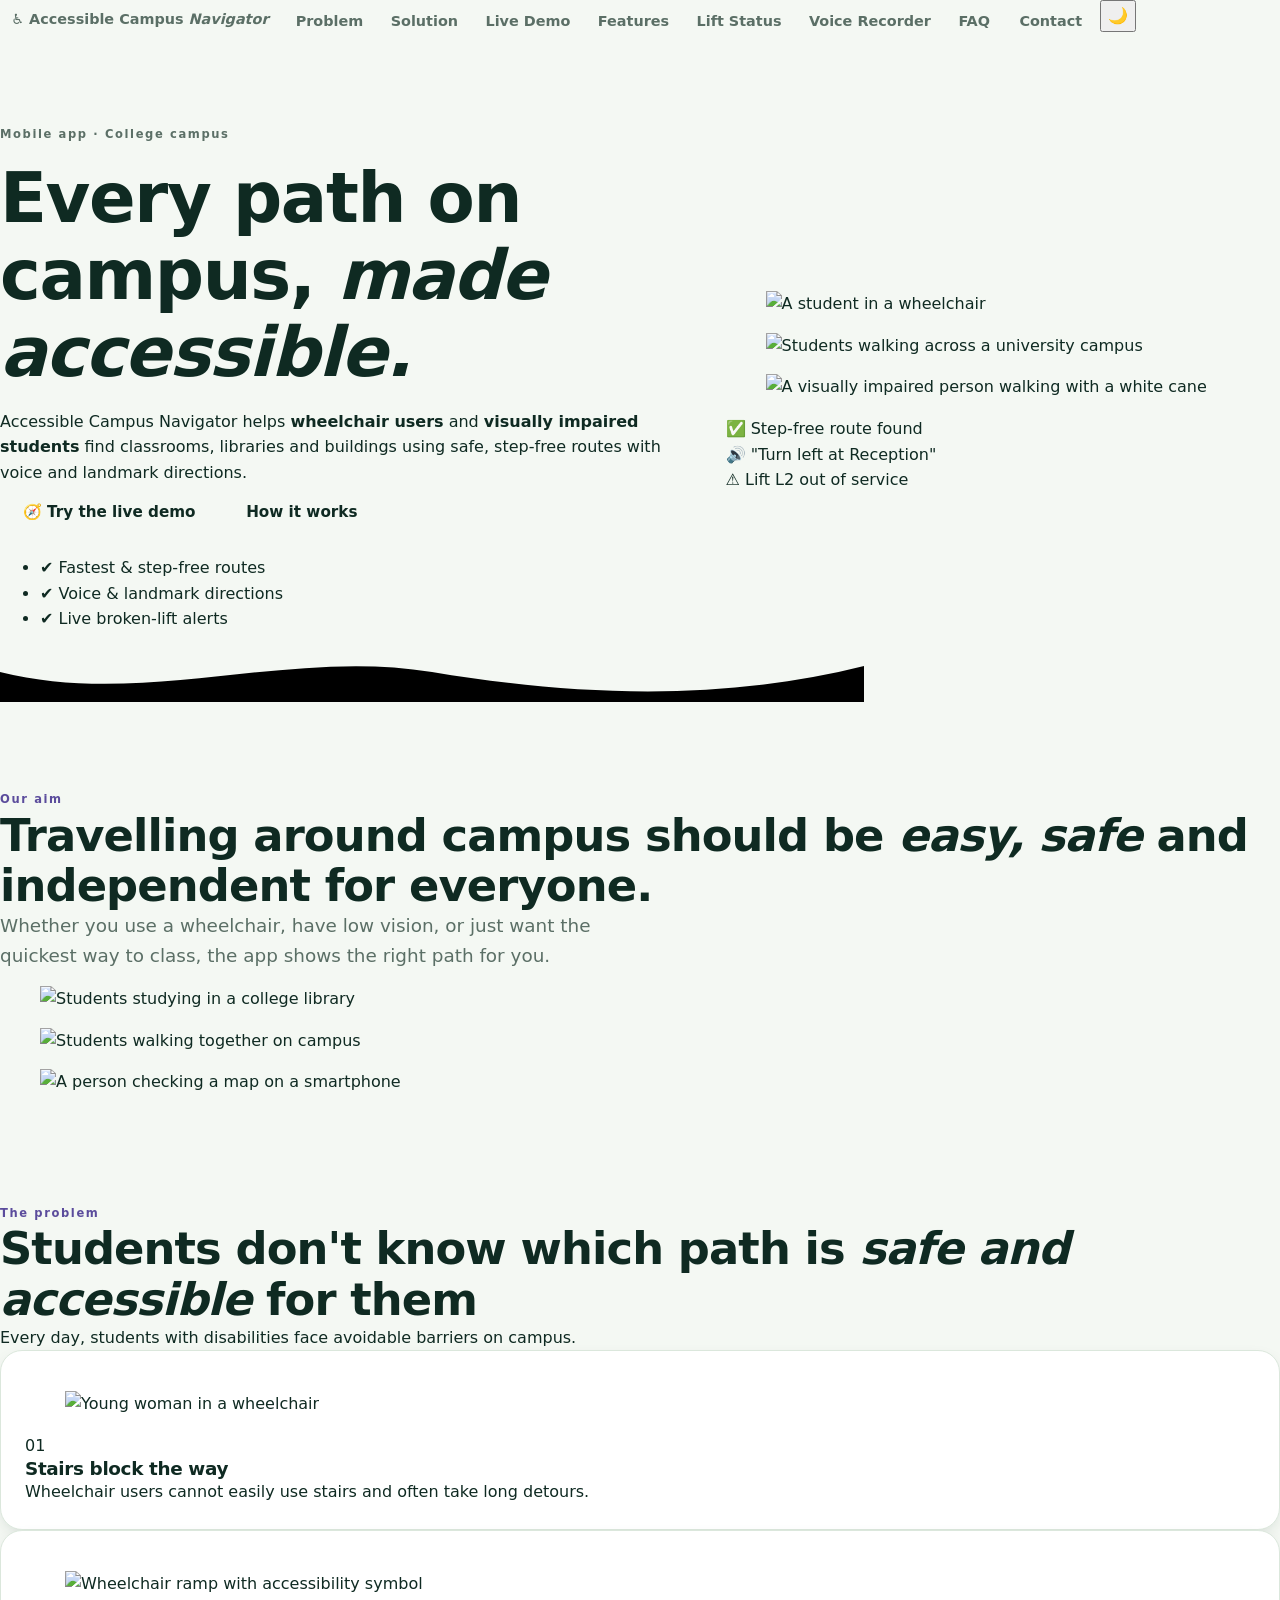
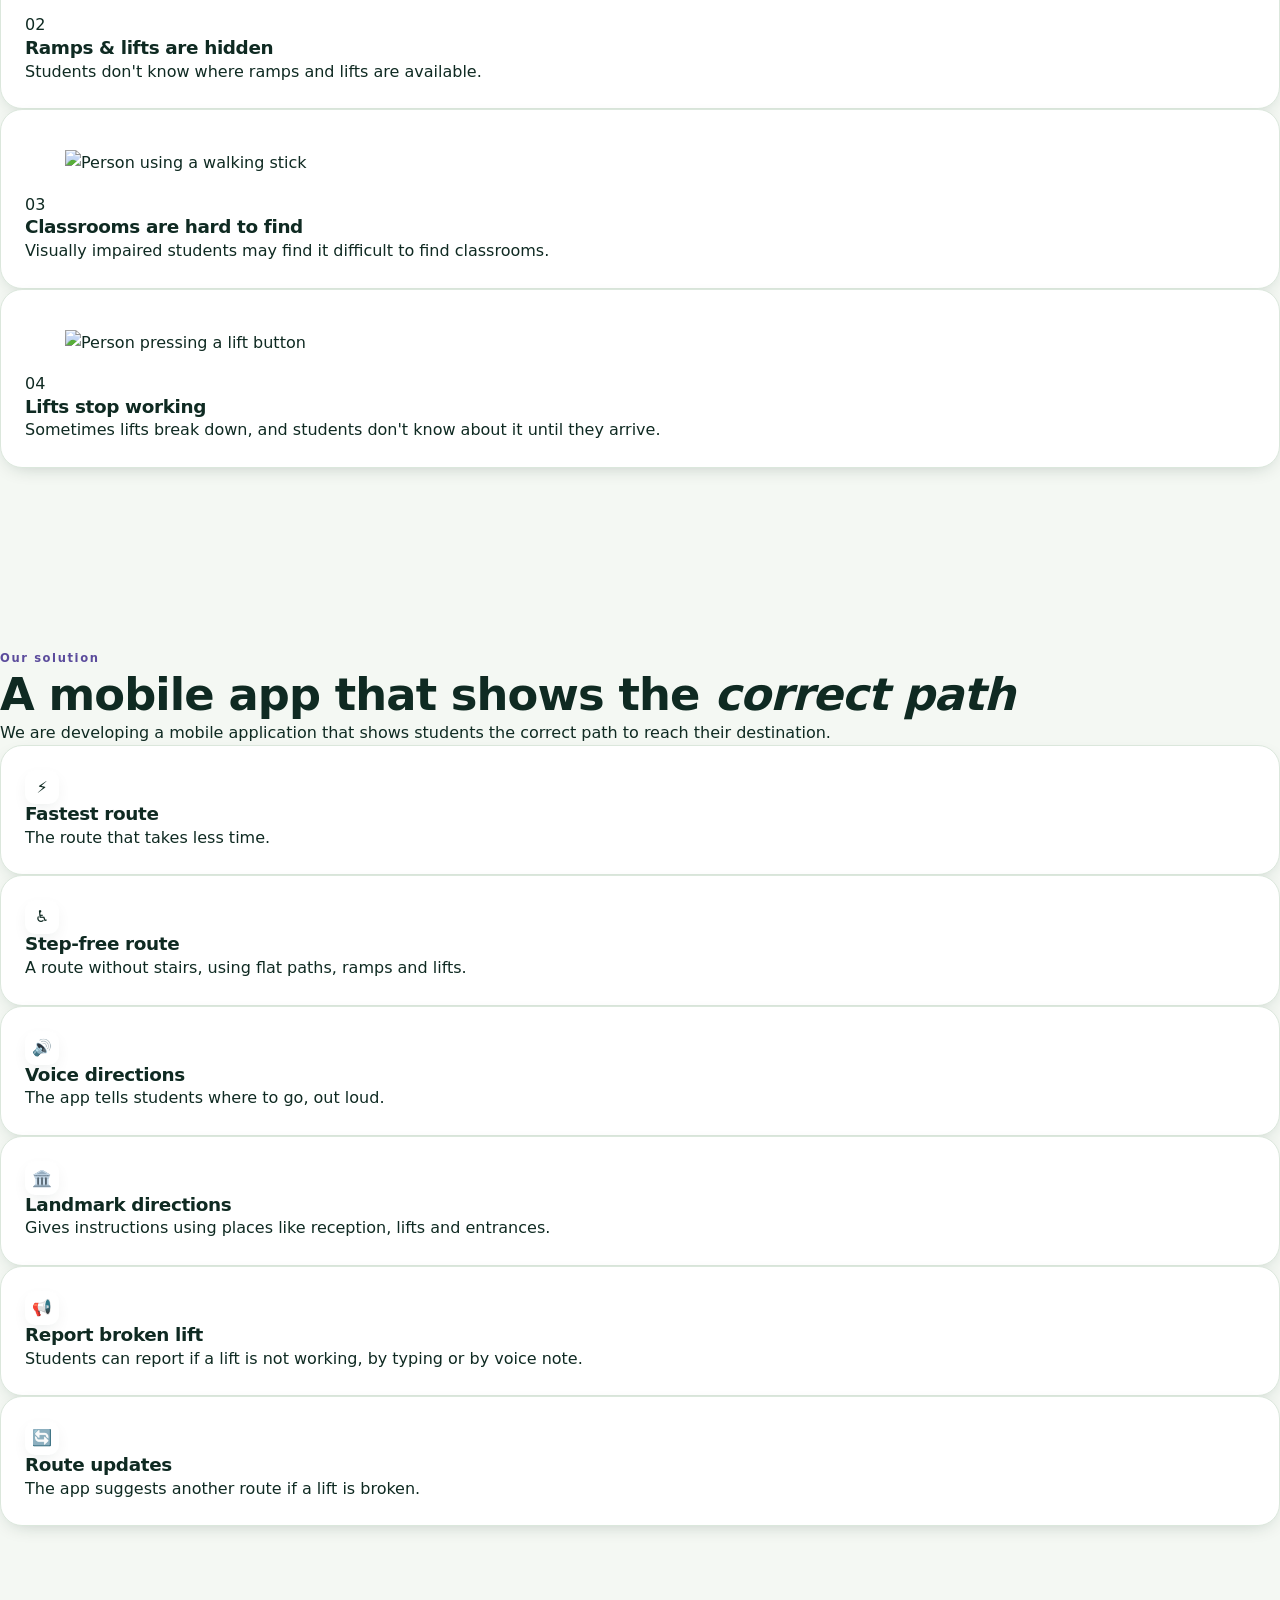
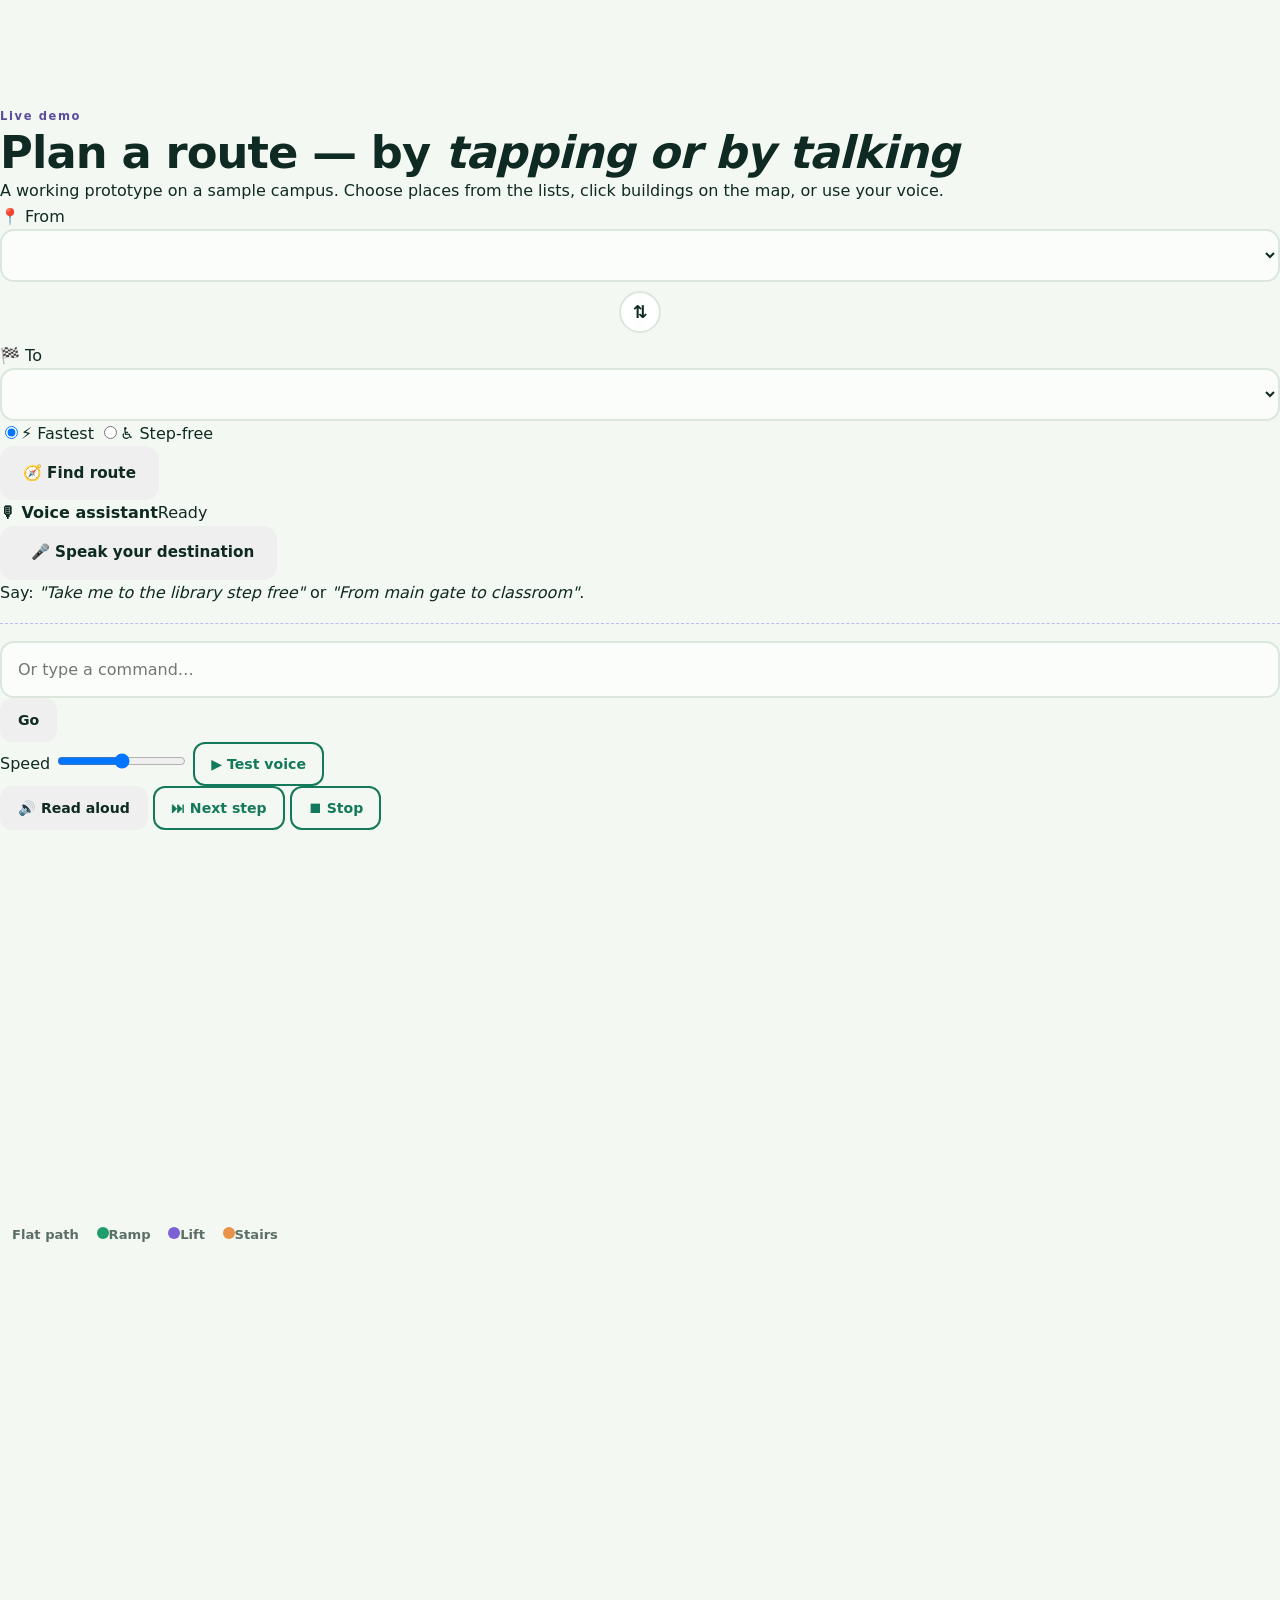
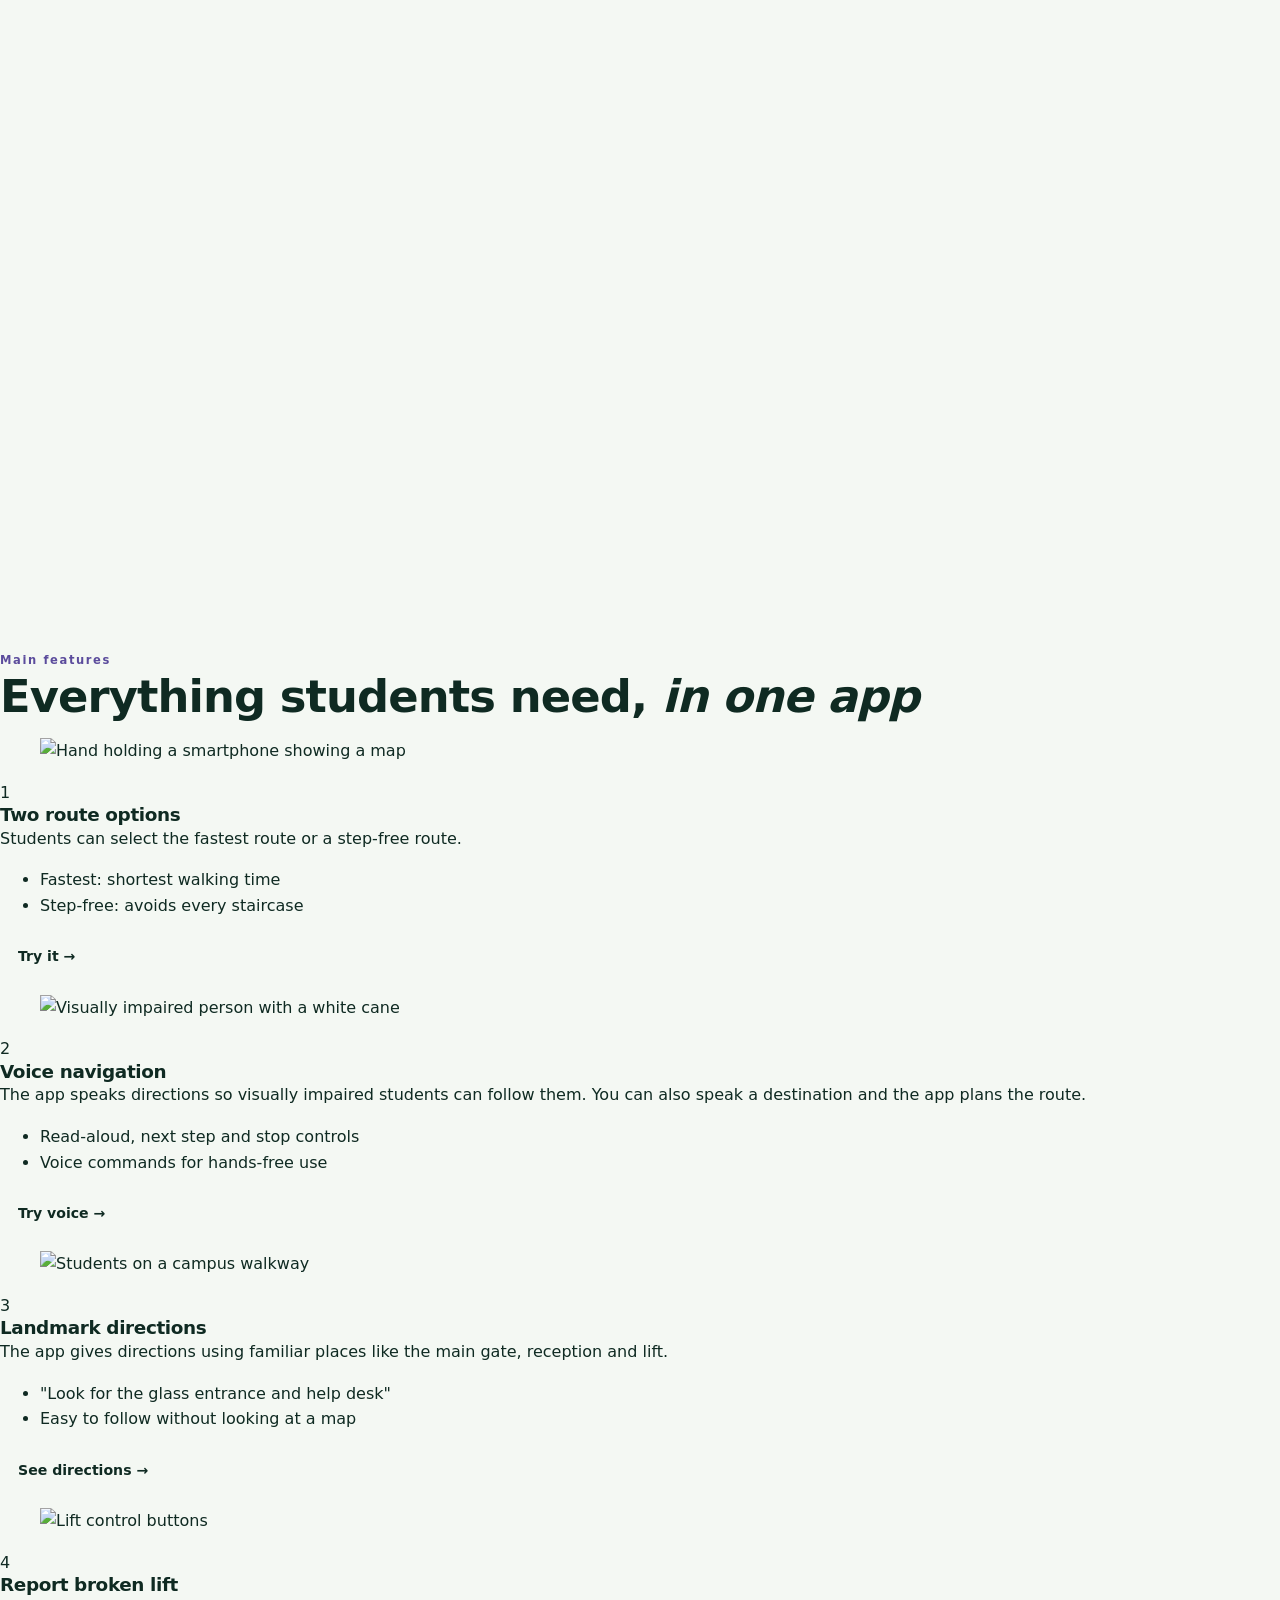
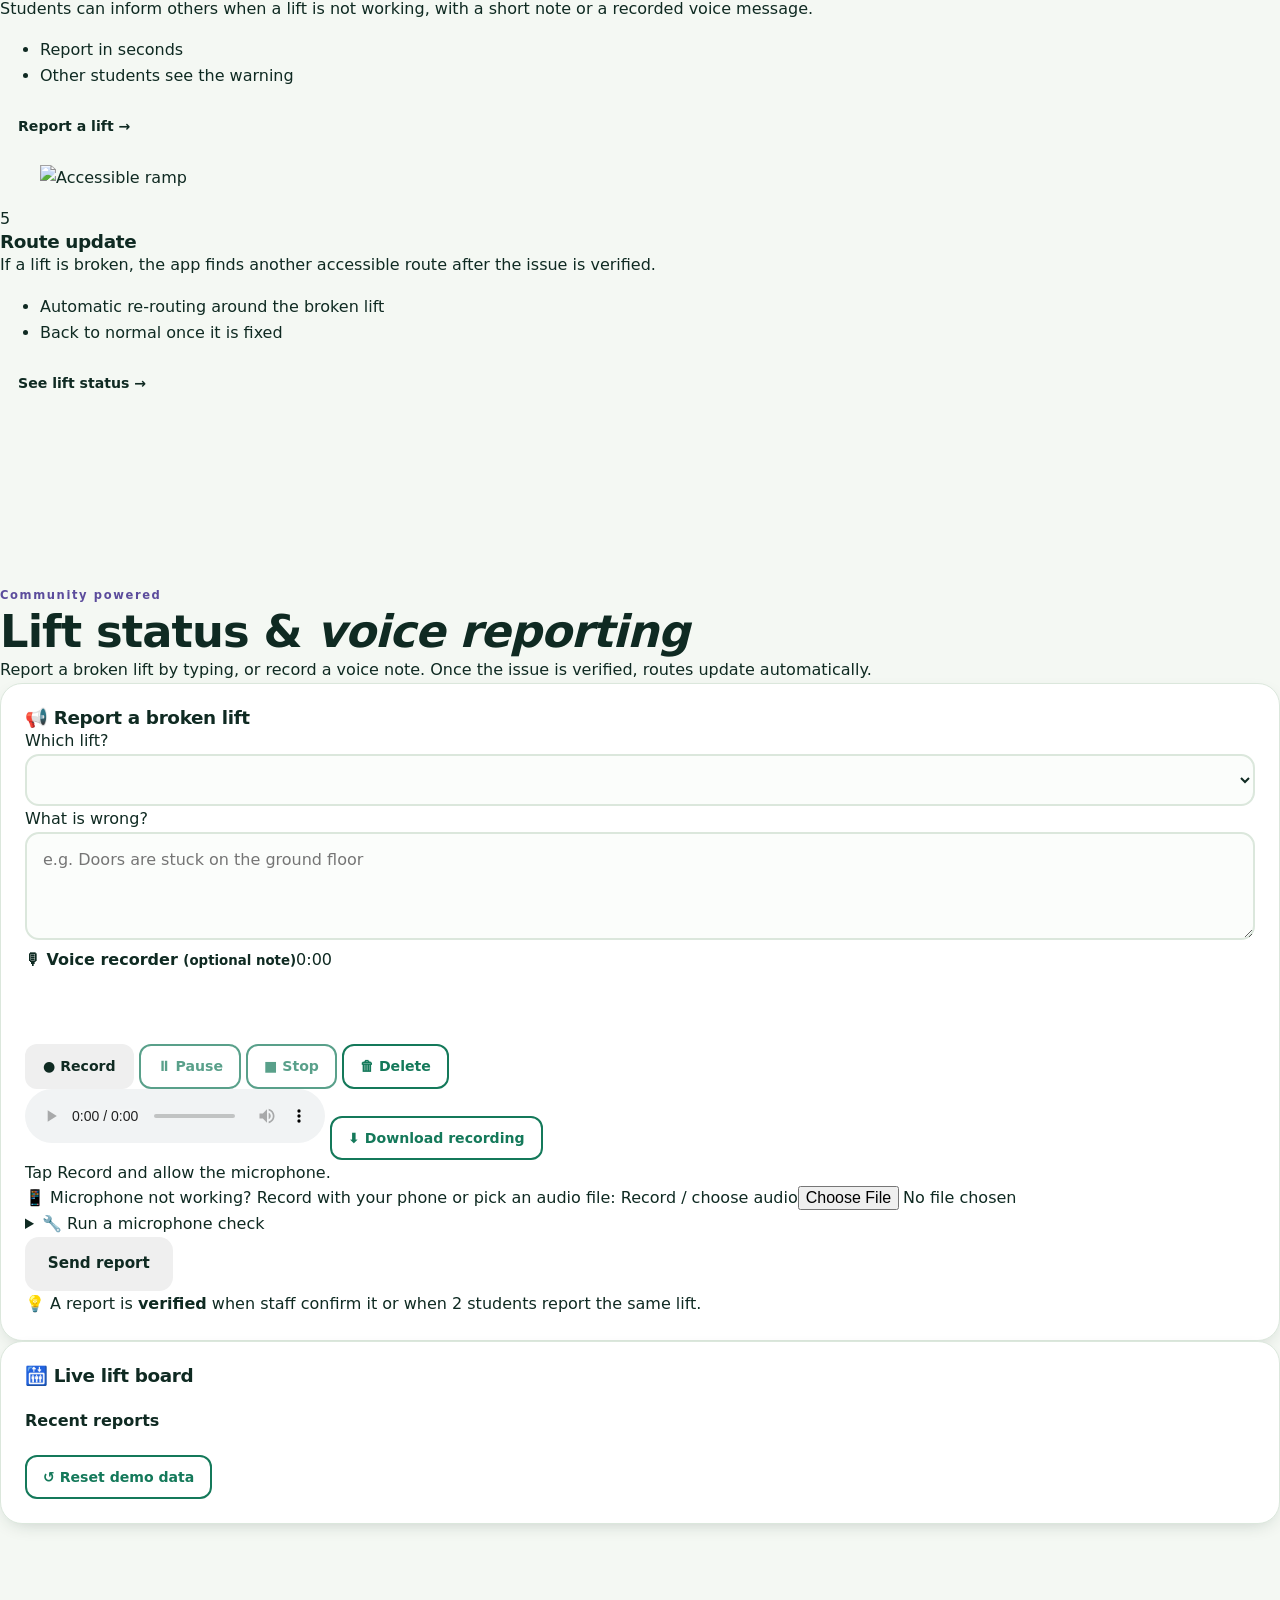
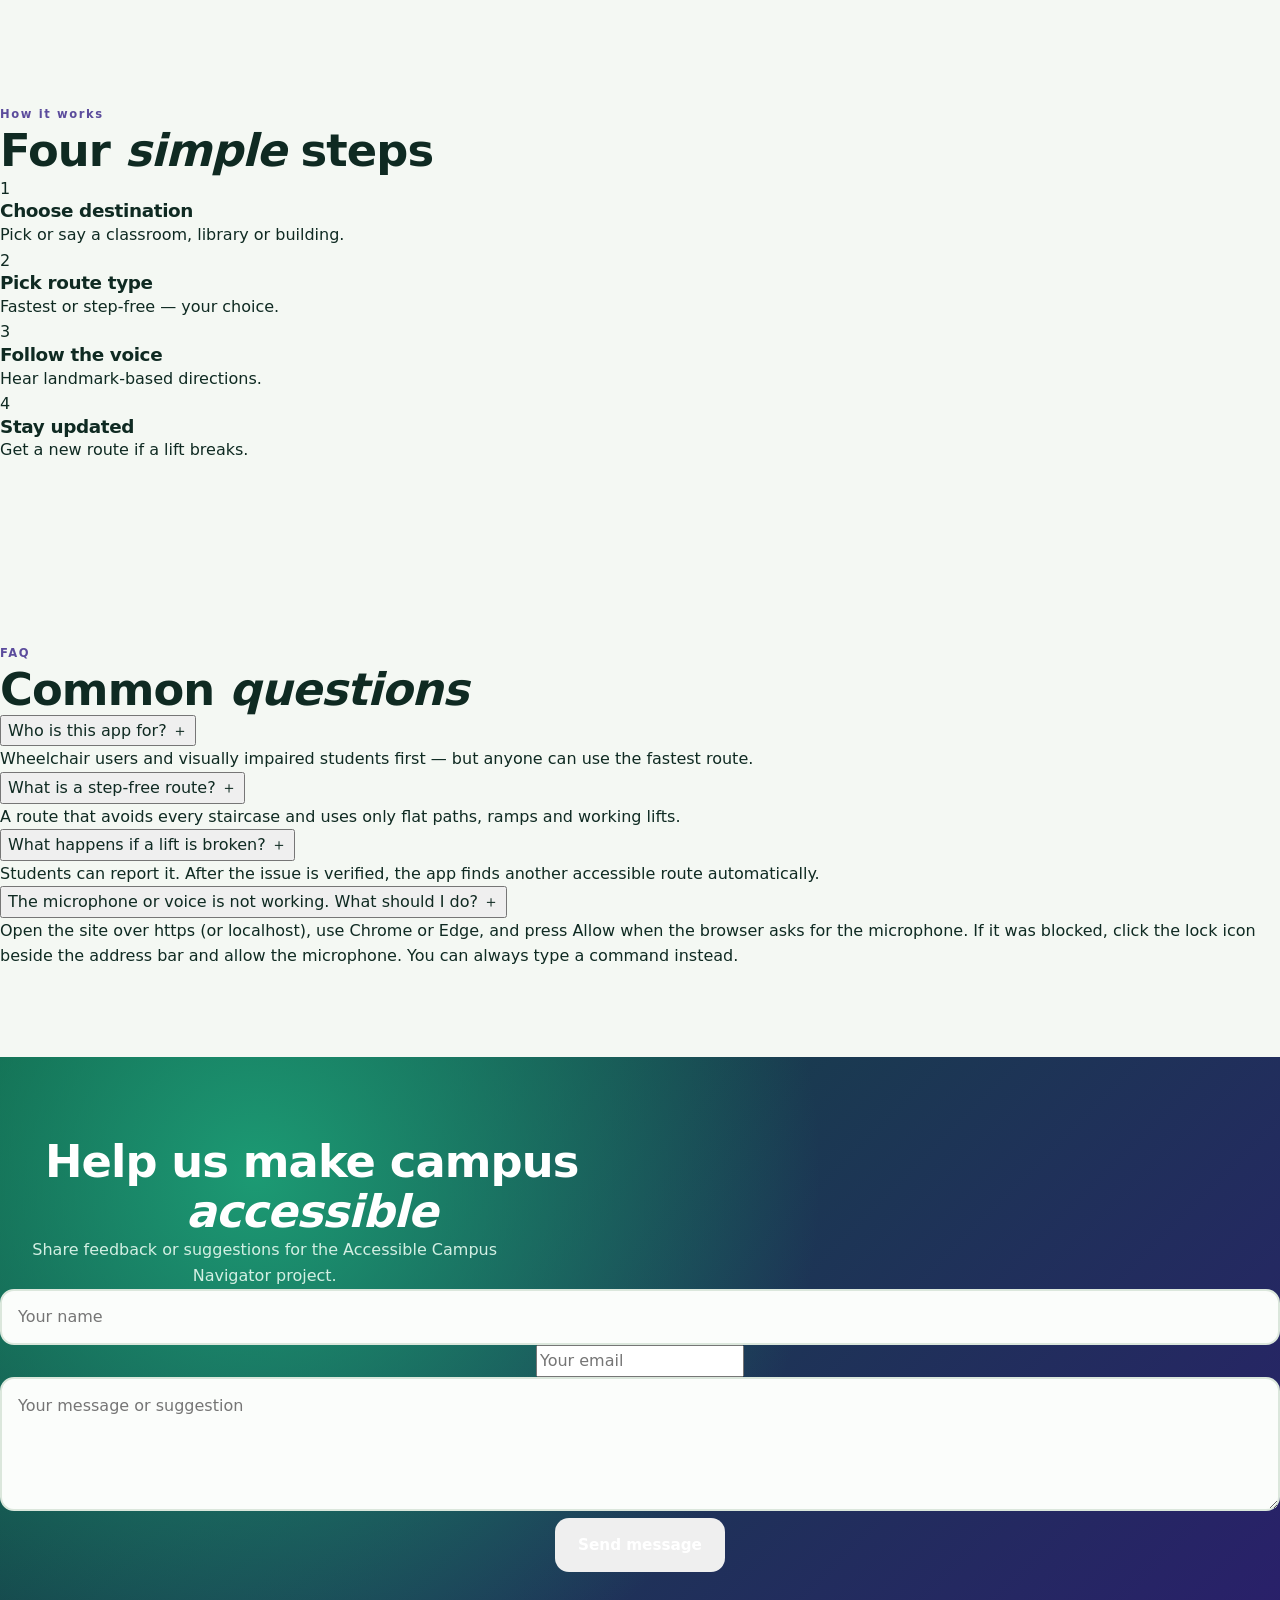
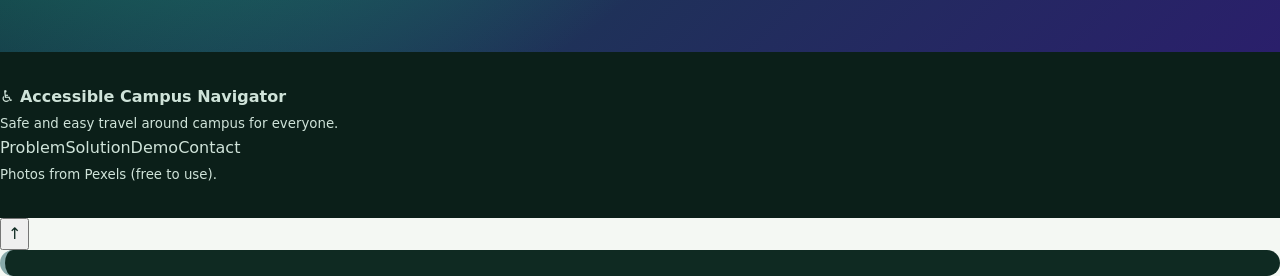
<file: index (4).html>
<!DOCTYPE html>
<html lang="en">
<head>
  <meta charset="UTF-8" />
  <meta name="viewport" content="width=device-width, initial-scale=1.0" />
  <title>Accessible Campus Navigator – Every path, made accessible</title>
  <meta name="description" content="A mobile app that helps wheelchair users and visually impaired students find step-free, accessible routes around the college campus, with voice and landmark directions." />
  <link rel="preconnect" href="https://fonts.googleapis.com" />
  <link rel="preconnect" href="https://fonts.gstatic.com" crossorigin />
  <link href="https://fonts.googleapis.com/css2?family=Inter:wght@400;500;600;700&family=Playfair+Display:wght@600;700;800&display=swap" rel="stylesheet" />
  <link rel="stylesheet" href="style.css" />
</head>
<body>
  <div id="progress" aria-hidden="true"></div>

  <!-- NAV -->
  <header class="nav" id="nav">
    <a href="#home" class="logo" aria-label="Accessible Campus Navigator home">
      <span class="logo-mark">♿</span>
      <span class="logo-text">Accessible Campus <em>Navigator</em></span>
    </a>
    <nav id="menu" aria-label="Main navigation">
      <a href="#problem">Problem</a>
      <a href="#solution">Solution</a>
      <a href="#demo">Live Demo</a>
      <a href="#features">Features</a>
      <a href="#report">Lift Status</a>
      <a href="#recorder">Voice Recorder</a>
      <a href="#faq">FAQ</a>
      <a href="#contact" class="btn btn-sm btn-gold">Contact</a>
    </nav>
    <div class="nav-actions">
      <button id="themeBtn" class="icon-btn" aria-label="Toggle dark mode" title="Toggle dark mode">🌙</button>
      <button id="burger" class="icon-btn burger" aria-label="Open menu" aria-expanded="false">☰</button>
    </div>
  </header>

  <main>
    <!-- HERO -->
    <section class="hero" id="home">
      <div class="glow g1"></div><div class="glow g2"></div>
      <div class="container hero-grid">
        <div class="hero-text reveal">
          <span class="eyebrow">Mobile app · College campus</span>
          <h1>Every path on campus, <em>made accessible.</em></h1>
          <p>Accessible Campus Navigator helps <b>wheelchair users</b> and <b>visually impaired students</b> find classrooms, libraries and buildings using safe, step-free routes with voice and landmark directions.</p>
          <div class="hero-btns">
            <a href="#demo" class="btn btn-gold">🧭 Try the live demo</a>
            <a href="#solution" class="btn btn-outline">How it works</a>
          </div>
          <ul class="hero-points">
            <li>✔ Fastest &amp; step-free routes</li>
            <li>✔ Voice &amp; landmark directions</li>
            <li>✔ Live broken-lift alerts</li>
          </ul>
        </div>
        <div class="collage reveal" aria-hidden="false">
          <figure class="ph ph-a"><img data-img="wheel" alt="A student in a wheelchair" /></figure>
          <figure class="ph ph-b"><img data-img="campus" alt="Students walking across a university campus" /></figure>
          <figure class="ph ph-c"><img data-img="cane" alt="A visually impaired person walking with a white cane" /></figure>
          <div class="chip-float cf1">✅ Step-free route found</div>
          <div class="chip-float cf2">🔊 "Turn left at Reception"</div>
          <div class="chip-float cf3">⚠️ Lift L2 out of service</div>
        </div>
      </div>
      <svg class="wave" viewBox="0 0 1440 90" preserveAspectRatio="none" aria-hidden="true"><path d="M0 40 C 240 100 480 0 720 40 S 1200 90 1440 30 V90 H0Z"/></svg>
    </section>

    <!-- AIM -->
    <section class="aim">
      <div class="container aim-grid">
        <div class="reveal">
          <span class="eyebrow dark">Our aim</span>
          <h2>Travelling around campus should be <em>easy, safe</em> and independent for everyone.</h2>
          <p class="lead">Whether you use a wheelchair, have low vision, or just want the quickest way to class, the app shows the right path for you.</p>
        </div>
        <div class="mosaic reveal">
          <figure><img data-img="library" alt="Students studying in a college library" /></figure>
          <figure><img data-img="campus2" alt="Students walking together on campus" /></figure>
          <figure><img data-img="phone" alt="A person checking a map on a smartphone" /></figure>
        </div>
      </div>
    </section>

    <!-- PROBLEM -->
    <section id="problem" class="section">
      <div class="container">
        <div class="sec-head reveal">
          <span class="eyebrow dark">The problem</span>
          <h2>Students don't know which path is <em>safe and accessible</em> for them</h2>
          <p>Every day, students with disabilities face avoidable barriers on campus.</p>
        </div>
        <div class="grid g4">
          <article class="card prob reveal"><figure><img data-img="wheel2" alt="Young woman in a wheelchair" /></figure><div class="pad"><span class="num">01</span><h3>Stairs block the way</h3><p>Wheelchair users cannot easily use stairs and often take long detours.</p></div></article>
          <article class="card prob reveal"><figure><img data-img="ramp" alt="Wheelchair ramp with accessibility symbol" /></figure><div class="pad"><span class="num">02</span><h3>Ramps &amp; lifts are hidden</h3><p>Students don't know where ramps and lifts are available.</p></div></article>
          <article class="card prob reveal"><figure><img data-img="cane2" alt="Person using a walking stick" /></figure><div class="pad"><span class="num">03</span><h3>Classrooms are hard to find</h3><p>Visually impaired students may find it difficult to find classrooms.</p></div></article>
          <article class="card prob reveal"><figure><img data-img="lift" alt="Person pressing a lift button" /></figure><div class="pad"><span class="num">04</span><h3>Lifts stop working</h3><p>Sometimes lifts break down, and students don't know about it until they arrive.</p></div></article>
        </div>
      </div>
    </section>

    <!-- SOLUTION -->
    <section id="solution" class="section tinted">
      <div class="container">
        <div class="sec-head reveal">
          <span class="eyebrow dark">Our solution</span>
          <h2>A mobile app that shows the <em>correct path</em></h2>
          <p>We are developing a mobile application that shows students the correct path to reach their destination.</p>
        </div>
        <div class="grid g3">
          <article class="card sol reveal"><span class="s-ico">⚡</span><h3>Fastest route</h3><p>The route that takes less time.</p></article>
          <article class="card sol reveal"><span class="s-ico">♿</span><h3>Step-free route</h3><p>A route without stairs, using flat paths, ramps and lifts.</p></article>
          <article class="card sol reveal"><span class="s-ico">🔊</span><h3>Voice directions</h3><p>The app tells students where to go, out loud.</p></article>
          <article class="card sol reveal"><span class="s-ico">🏛️</span><h3>Landmark directions</h3><p>Gives instructions using places like reception, lifts and entrances.</p></article>
          <article class="card sol reveal"><span class="s-ico">📢</span><h3>Report broken lift</h3><p>Students can report if a lift is not working, by typing or by voice note.</p></article>
          <article class="card sol reveal"><span class="s-ico">🔄</span><h3>Route updates</h3><p>The app suggests another route if a lift is broken.</p></article>
        </div>
      </div>
    </section>

    <!-- LIVE DEMO -->
    <section id="demo" class="section">
      <div class="container">
        <div class="sec-head reveal">
          <span class="eyebrow dark">Live demo</span>
          <h2>Plan a route — by <em>tapping or by talking</em></h2>
          <p>A working prototype on a sample campus. Choose places from the lists, click buildings on the map, or use your voice.</p>
        </div>

        <div class="demo reveal">
          <div class="demo-panel">
            <label for="from">📍 From</label>
            <select id="from"></select>
            <button id="swapBtn" class="swap" title="Swap start and destination" aria-label="Swap start and destination">⇅</button>
            <label for="to">🏁 To</label>
            <select id="to"></select>

            <div class="modes" role="radiogroup" aria-label="Route type">
              <label class="mode"><input type="radio" name="mode" value="fast" checked /><span>⚡ Fastest</span></label>
              <label class="mode"><input type="radio" name="mode" value="step" /><span>♿ Step-free</span></label>
            </div>
            <button id="goBtn" class="btn wide">🧭 Find route</button>

            <!-- VOICE ASSISTANT -->
            <div class="voice-box" id="voiceBox">
              <div class="vb-head"><b>🎙 Voice assistant</b><span id="voiceStatus" class="vstatus" aria-live="polite">Ready</span></div>
              <button id="micBtn" class="btn wide mic" type="button"><span class="mic-dot"></span><span id="micLabel">🎤 Speak your destination</span></button>
              <p class="tiny">Say: <i>"Take me to the library step free"</i> or <i>"From main gate to classroom"</i>.</p>
              <div class="cmd">
                <input id="cmdInput" type="text" placeholder="Or type a command…" aria-label="Type a voice command" />
                <button id="cmdBtn" class="btn btn-sm" type="button">Go</button>
              </div>
              <div class="vrow">
                <label class="speed">Speed <input id="rate" type="range" min="0.6" max="1.4" step="0.1" value="1" /></label>
                <button id="testVoice" class="btn btn-sm btn-ghost" type="button">▶ Test voice</button>
              </div>
            </div>

            <div id="alerts" class="alerts" aria-live="polite"></div>

            <div id="result" class="result hidden">
              <div class="summary" id="summary"></div>
              <div class="voice-bar">
                <button id="speakBtn" class="btn btn-sm" type="button">🔊 Read aloud</button>
                <button id="nextBtn" class="btn btn-sm btn-ghost" type="button">⏭ Next step</button>
                <button id="stopBtn" class="btn btn-sm btn-ghost" type="button">⏹ Stop</button>
              </div>
              <ol id="steps" class="steps"></ol>
            </div>
          </div>

          <div class="map-wrap">
            <div class="legend">
              <span><i class="lg path"></i>Flat path</span>
              <span><i class="lg ramp"></i>Ramp</span>
              <span><i class="lg lift"></i>Lift</span>
              <span><i class="lg stairs"></i>Stairs</span>
            </div>
            <svg id="map" viewBox="0 0 800 500" role="img" aria-label="Campus map"></svg>
          </div>
        </div>
      </div>
    </section>

    <!-- FEATURES (5 main) -->
    <section id="features" class="section tinted">
      <div class="container">
        <div class="sec-head reveal">
          <span class="eyebrow dark">Main features</span>
          <h2>Everything students need, <em>in one app</em></h2>
        </div>

        <div class="frow reveal">
          <figure class="fimg"><img data-img="phone2" alt="Hand holding a smartphone showing a map" /></figure>
          <div class="ftext"><span class="fnum">1</span><h3>Two route options</h3><p>Students can select the fastest route or a step-free route.</p>
            <ul><li>Fastest: shortest walking time</li><li>Step-free: avoids every staircase</li></ul><a class="btn btn-sm" href="#demo">Try it →</a></div>
        </div>

        <div class="frow rev reveal">
          <figure class="fimg"><img data-img="cane" alt="Visually impaired person with a white cane" /></figure>
          <div class="ftext"><span class="fnum">2</span><h3>Voice navigation</h3><p>The app speaks directions so visually impaired students can follow them. You can also speak a destination and the app plans the route.</p>
            <ul><li>Read-aloud, next step and stop controls</li><li>Voice commands for hands-free use</li></ul><a class="btn btn-sm" href="#demo">Try voice →</a></div>
        </div>

        <div class="frow reveal">
          <figure class="fimg"><img data-img="campus" alt="Students on a campus walkway" /></figure>
          <div class="ftext"><span class="fnum">3</span><h3>Landmark directions</h3><p>The app gives directions using familiar places like the main gate, reception and lift.</p>
            <ul><li>"Look for the glass entrance and help desk"</li><li>Easy to follow without looking at a map</li></ul><a class="btn btn-sm" href="#demo">See directions →</a></div>
        </div>

        <div class="frow rev reveal">
          <figure class="fimg"><img data-img="lift" alt="Lift control buttons" /></figure>
          <div class="ftext"><span class="fnum">4</span><h3>Report broken lift</h3><p>Students can inform others when a lift is not working, with a short note or a recorded voice message.</p>
            <ul><li>Report in seconds</li><li>Other students see the warning</li></ul><a class="btn btn-sm" href="#report">Report a lift →</a></div>
        </div>

        <div class="frow reveal">
          <figure class="fimg"><img data-img="ramp" alt="Accessible ramp" /></figure>
          <div class="ftext"><span class="fnum">5</span><h3>Route update</h3><p>If a lift is broken, the app finds another accessible route after the issue is verified.</p>
            <ul><li>Automatic re-routing around the broken lift</li><li>Back to normal once it is fixed</li></ul><a class="btn btn-sm" href="#report">See lift status →</a></div>
        </div>
      </div>
    </section>

    <!-- REPORT + VOICE RECORDER -->
    <section id="report" class="section">
      <div class="container">
        <div class="sec-head reveal">
          <span class="eyebrow dark">Community powered</span>
          <h2>Lift status &amp; <em>voice reporting</em></h2>
          <p>Report a broken lift by typing, or record a voice note. Once the issue is verified, routes update automatically.</p>
        </div>
        <div class="report-grid reveal">
          <div class="card pad-lg">
            <h3>📢 Report a broken lift</h3>
            <form id="reportForm" novalidate>
              <label for="liftSel">Which lift?</label>
              <select id="liftSel"></select>
              <label for="note">What is wrong?</label>
              <textarea id="note" rows="3" placeholder="e.g. Doors are stuck on the ground floor"></textarea>

              <div class="recorder" id="recorder">
                <div class="rec-head"><b>🎙 Voice recorder <small>(optional note)</small></b><span id="recTime" class="rec-time">0:00</span></div>
                <canvas id="wave" height="64" aria-hidden="true"></canvas>
                <div class="rec-btns">
                  <button type="button" id="recStart" class="btn btn-sm rec-btn">● Record</button>
                  <button type="button" id="recPause" class="btn btn-sm btn-ghost" disabled>⏸ Pause</button>
                  <button type="button" id="recStop" class="btn btn-sm btn-ghost" disabled>■ Stop</button>
                  <button type="button" id="recDel" class="btn btn-sm btn-ghost hidden">🗑 Delete</button>
                </div>
                <audio id="recPlayer" controls class="hidden"></audio>
                <a id="recDownload" class="btn btn-sm btn-ghost dl hidden" download="voice-note.webm">⬇ Download recording</a>
                <p id="recMsg" class="tiny" aria-live="polite">Tap Record and allow the microphone.</p>

                <div class="alt">
                  <span>📱 Microphone not working? Record with your phone or pick an audio file:</span>
                  <label class="file-btn">Record / choose audio<input id="recFile" type="file" accept="audio/*" capture="user" /></label>
                </div>
                <details class="diag" id="diagBox">
                  <summary>🔧 Run a microphone check</summary>
                  <ul id="diagList" class="diag-list"><li class="warn">Press “Run check” to see what is blocking the microphone.</li></ul>
                  <div class="diag-btns">
                    <button type="button" id="diagBtn" class="btn btn-sm">Run check</button>
                    <a id="newTab" class="btn btn-sm btn-ghost" href="#" target="_blank" rel="noopener">Open in a new tab ↗</a>
                  </div>
                </details>
              </div>

              <button class="btn wide" type="submit">Send report</button>
            </form>
            <p class="hint">💡 A report is <b>verified</b> when staff confirm it or when 2 students report the same lift.</p>
          </div>

          <div class="card pad-lg">
            <h3>🛗 Live lift board</h3>
            <div id="liftBoard" class="lift-board"></div>
            <h4>Recent reports</h4>
            <ul id="reportList" class="report-list"></ul>
            <button id="resetBtn" class="btn btn-sm btn-ghost" type="button">↺ Reset demo data</button>
          </div>
        </div>
      </div>
    </section>

    <!-- HOW IT WORKS -->
    <section class="section tinted">
      <div class="container">
        <div class="sec-head reveal"><span class="eyebrow dark">How it works</span><h2>Four <em>simple</em> steps</h2></div>
        <div class="timeline">
          <div class="t-step reveal"><span>1</span><h3>Choose destination</h3><p>Pick or say a classroom, library or building.</p></div>
          <div class="t-step reveal"><span>2</span><h3>Pick route type</h3><p>Fastest or step-free — your choice.</p></div>
          <div class="t-step reveal"><span>3</span><h3>Follow the voice</h3><p>Hear landmark-based directions.</p></div>
          <div class="t-step reveal"><span>4</span><h3>Stay updated</h3><p>Get a new route if a lift breaks.</p></div>
        </div>
      </div>
    </section>

    <!-- FAQ -->
    <section id="faq" class="section">
      <div class="container narrow">
        <div class="sec-head reveal"><span class="eyebrow dark">FAQ</span><h2>Common <em>questions</em></h2></div>
        <div class="faq reveal">
          <div class="faq-item"><button class="faq-q" aria-expanded="false">Who is this app for? <span>＋</span></button><div class="faq-a"><p>Wheelchair users and visually impaired students first — but anyone can use the fastest route.</p></div></div>
          <div class="faq-item"><button class="faq-q" aria-expanded="false">What is a step-free route? <span>＋</span></button><div class="faq-a"><p>A route that avoids every staircase and uses only flat paths, ramps and working lifts.</p></div></div>
          <div class="faq-item"><button class="faq-q" aria-expanded="false">What happens if a lift is broken? <span>＋</span></button><div class="faq-a"><p>Students can report it. After the issue is verified, the app finds another accessible route automatically.</p></div></div>
          <div class="faq-item"><button class="faq-q" aria-expanded="false">The microphone or voice is not working. What should I do? <span>＋</span></button><div class="faq-a"><p>Open the site over https (or localhost), use Chrome or Edge, and press Allow when the browser asks for the microphone. If it was blocked, click the lock icon beside the address bar and allow the microphone. You can always type a command instead.</p></div></div>
        </div>
      </div>
    </section>

    <!-- CONTACT -->
    <section id="contact" class="section cta">
      <div class="container narrow">
        <div class="sec-head light reveal"><h2>Help us make campus <em>accessible</em></h2><p>Share feedback or suggestions for the Accessible Campus Navigator project.</p></div>
        <form id="contactForm" class="contact reveal" novalidate>
          <input id="cName" type="text" placeholder="Your name" aria-label="Your name" />
          <input id="cMail" type="email" placeholder="Your email" aria-label="Your email" />
          <textarea id="cMsg" rows="4" placeholder="Your message or suggestion" aria-label="Your message"></textarea>
          <button class="btn btn-gold wide" type="submit">Send message</button>
        </form>
      </div>
    </section>
  </main>

  <footer class="footer">
    <div class="container foot">
      <div><b>♿ Accessible Campus Navigator</b><br /><small>Safe and easy travel around campus for everyone.</small></div>
      <div class="foot-links"><a href="#problem">Problem</a><a href="#solution">Solution</a><a href="#demo">Demo</a><a href="#contact">Contact</a></div>
    </div>
    <div class="container credit"><small>Photos from <a href="https://www.pexels.com" target="_blank" rel="noopener">Pexels</a> (free to use).</small></div>
  </footer>

  <button id="toTop" class="to-top" aria-label="Back to top">↑</button>
  <div id="toast" class="toast" role="status" aria-live="polite"></div>

  <script src="script.js"></script>
</body>
</html>
</file>
<file: style.css>
/* =====================================================================
   PathAble – Accessible Campus Navigator
   ===================================================================== */
:root {
  --bg: #f4f8f3;
  --bg2: #eaf2e9;
  --surface: #ffffff;
  --ink: #0f2a22;
  --muted: #5b6f66;
  --line: #dbe7dc;
  --primary: #14795a;
  --primary-d: #0d5a43;
  --primary-l: #e1f3ea;
  --purple: #7b61d6;
  --purple-l: #ece8fb;
  --orange: #e8934a;
  --red: #e5484d;
  --red-l: #fdeaea;
  --amber-l: #fff4df;
  --radius: 22px;
  --shadow: 0 18px 50px -20px rgba(15, 42, 34, .28);
  --shadow-sm: 0 6px 20px -10px rgba(15, 42, 34, .3);
  --font: "Plus Jakarta Sans", system-ui, -apple-system, "Segoe UI", Roboto, sans-serif;
  --display: "Sora", var(--font);
}
html.hc {
  --bg: #ffffff; --bg2: #f2f2f2; --surface: #ffffff; --ink: #000000; --muted: #1a1a1a;
  --line: #000000; --primary: #00513a; --primary-d: #00382a; --primary-l: #d6f5e7;
  --purple: #3b1fa8; --purple-l: #e6e0ff; --orange: #a14a00; --red: #b00020;
}

*, *::before, *::after { box-sizing: border-box; }
html { scroll-behavior: smooth; scroll-padding-top: 84px; }
body {
  margin: 0; font-family: var(--font); color: var(--ink); background: var(--bg);
  line-height: 1.6; -webkit-font-smoothing: antialiased; overflow-x: hidden;
}
img, svg { max-width: 100%; }
a { color: inherit; text-decoration: none; }
button, select, input, textarea { font: inherit; color: inherit; }
button { cursor: pointer; }
:focus-visible { outline: 3px solid var(--purple); outline-offset: 3px; border-radius: 8px; }
.wrap { width: min(1180px, 92%); margin-inline: auto; }
h1, h2, h3 { font-family: var(--display); line-height: 1.12; margin: 0; letter-spacing: -.02em; }
h2 { font-size: clamp(1.8rem, 3.6vw, 2.8rem); }
.h2-sm { font-size: clamp(1.5rem, 2.6vw, 2rem); margin-top: .2rem; }
h3 { font-size: 1.15rem; }
p { margin: 0; }
.grad { background: linear-gradient(100deg, var(--primary), #2bb384 55%, var(--purple)); -webkit-background-clip: text; background-clip: text; color: transparent; }
html.hc .grad { color: var(--primary); background: none; }
.eyebrow { display: inline-block; font-size: .72rem; font-weight: 800; letter-spacing: .14em; color: var(--muted); }
.eyebrow.dark { color: #5b4c9c; }
.eyebrow.light { color: #bfe9d8; }
.eyebrow.warn { color: #b3261e; }
.sub { color: var(--muted); font-size: 1.05rem; margin-top: .7rem; max-width: 60ch; }
.fine { font-size: .8rem; color: var(--muted); margin-top: .8rem; }
.muted { color: var(--muted); }
kbd { background: #fff; border: 1px solid var(--line); border-bottom-width: 2px; border-radius: 6px; padding: 0 .4em; font-size: .85em; }

.skip { position: absolute; left: -999px; top: 8px; background: var(--primary); color: #fff; padding: .6rem 1rem; border-radius: 10px; z-index: 100; }
.skip:focus { left: 8px; }

/* ---------- buttons ---------- */
.btn {
  display: inline-flex; align-items: center; justify-content: center; gap: .5rem;
  padding: .8rem 1.3rem; border-radius: 14px; border: 2px solid transparent; font-weight: 700; font-size: .95rem;
  transition: transform .18s ease, box-shadow .18s ease, background .18s ease, color .18s ease;
}
.btn:hover:not(:disabled) { transform: translateY(-2px); }
.btn:active:not(:disabled) { transform: translateY(0); }
.btn:disabled { opacity: .7; cursor: default; }
.btn-sm { padding: .55rem 1rem; font-size: .88rem; border-radius: 12px; }
.btn-primary { background: linear-gradient(135deg, var(--primary), #1c9a73); color: #fff; box-shadow: 0 10px 24px -10px rgba(20, 121, 90, .7); }
.btn-primary:hover { box-shadow: 0 14px 28px -10px rgba(20, 121, 90, .85); }
.btn-ghost { background: transparent; border-color: var(--primary); color: var(--primary); }
.btn-ghost:hover { background: var(--primary-l); }
.btn-solid { background: var(--primary); color: #fff; }
.btn-soft { background: var(--primary-l); color: var(--primary-d); }
.btn-danger { background: var(--red-l); color: #a4262c; border-color: #f4c5c7; width: 100%; }
.btn-danger:hover { background: #fbd9da; }
.btn-restore { background: var(--primary-l); color: var(--primary-d); border-color: #b9e2d1; width: 100%; }
.btn-light { background: #fff; color: var(--primary-d); }
html.hc .btn { border-color: #000; }
.btn-mic { background: #fff; color: var(--purple); border-color: var(--purple); }
.btn-mic:hover { background: var(--purple-l); }
.btn-mic.listening { background: var(--red); color: #fff; border-color: var(--red); animation: pulse 1.2s infinite; }

/* ---------- header ---------- */
.site-header { position: sticky; top: 0; z-index: 50; background: rgba(244, 248, 243, .82); backdrop-filter: blur(14px); border-bottom: 1px solid transparent; transition: border-color .2s, box-shadow .2s; }
.site-header.scrolled { border-color: var(--line); box-shadow: 0 6px 24px -16px rgba(15, 42, 34, .35); }
.header-row { display: flex; align-items: center; gap: 1.2rem; padding: .75rem 0; }
.brand { display: inline-flex; align-items: center; gap: .65rem; }
.brand-mark { width: 40px; height: 40px; display: grid; place-items: center; border-radius: 13px; background: linear-gradient(135deg, var(--primary), var(--purple)); color: #fff; font-family: var(--display); font-weight: 800; font-size: 1.25rem; box-shadow: var(--shadow-sm); }
.brand-text { display: flex; flex-direction: column; line-height: 1.05; }
.brand-text b { font-family: var(--display); font-size: 1.1rem; }
.brand-text small { font-size: .58rem; letter-spacing: .16em; color: var(--muted); font-weight: 700; }
.nav { display: flex; gap: .3rem; margin-inline: auto; }
.nav a { white-space: nowrap; padding: .5rem .7rem; border-radius: 12px; font-weight: 600; font-size: .9rem; color: var(--muted); transition: background .15s, color .15s; }
.nav a:hover { background: var(--primary-l); color: var(--primary-d); }
.nav a.active { background: var(--primary-l); color: var(--primary-d); }
.header-tools { display: flex; align-items: center; gap: .5rem; flex: none; }
.cta-head { white-space: nowrap; }
.tool { white-space: nowrap; border: 1px solid var(--line); background: #fff; border-radius: 12px; padding: .45rem .7rem; font-weight: 700; font-size: .82rem; display: inline-flex; gap: .35rem; align-items: center; }
.tool:hover, .tool[aria-pressed="true"] { background: var(--ink); color: #fff; border-color: var(--ink); }
.burger { display: none; width: 44px; height: 44px; border-radius: 12px; border: 1px solid var(--line); background: #fff; font-size: 1.25rem; }

/* ---------- hero ---------- */
.hero { position: relative; padding: clamp(2.5rem, 6vw, 5.5rem) 0 4rem; overflow: hidden; }
.blob { position: absolute; border-radius: 50%; filter: blur(70px); opacity: .55; z-index: 0; animation: float 14s ease-in-out infinite; }
.b1 { width: 380px; height: 380px; background: #b9ecd6; left: -80px; top: -60px; }
.b2 { width: 340px; height: 340px; background: #d9d0ff; right: -60px; top: 40px; animation-delay: -4s; }
.b3 { width: 260px; height: 260px; background: #ffe2c2; left: 40%; bottom: -80px; animation-delay: -8s; }
.hero-grid { position: relative; z-index: 1; display: grid; grid-template-columns: 1.1fr .9fr; gap: 3rem; align-items: center; }
.hero h1 { font-size: clamp(2.4rem, 5.6vw, 4.3rem); margin: .9rem 0 1.1rem; }
.lead { font-size: 1.15rem; color: var(--muted); max-width: 54ch; }
.hero-actions { display: flex; flex-wrap: wrap; gap: .8rem; margin: 1.8rem 0 1.1rem; }
.hero-note { font-weight: 600; color: var(--primary-d); font-size: .95rem; }
.stats { display: flex; gap: 2rem; margin: 2rem 0 0; padding: 0; flex-wrap: wrap; }
.stats div { min-width: 90px; }
.stats dt { font-family: var(--display); font-weight: 800; font-size: 2.2rem; color: var(--primary); line-height: 1; }
.stats dd { margin: .3rem 0 0; font-size: .82rem; color: var(--muted); font-weight: 600; }

.hero-visual { position: relative; }
.preview-card { background: rgba(255, 255, 255, .85); border: 1px solid var(--line); border-radius: 28px; padding: 1.1rem; box-shadow: var(--shadow); transform: rotate(1.5deg); backdrop-filter: blur(8px); }
.preview-top { display: flex; align-items: center; gap: .5rem; font-size: .8rem; font-weight: 700; color: var(--muted); margin-bottom: .6rem; }
.preview-top em { margin-left: auto; font-style: normal; background: var(--primary-l); color: var(--primary-d); padding: .15rem .6rem; border-radius: 999px; }
.preview-svg { width: 100%; height: auto; display: block; background: #eef5ec; border-radius: 18px; }
.pv-route { animation: dash 1.2s linear infinite; }
.preview-foot { display: flex; justify-content: space-between; margin-top: .8rem; font-weight: 700; font-size: .9rem; }
.preview-foot strong { color: var(--primary); }
.float-chip { position: absolute; background: #fff; border: 1px solid var(--line); border-radius: 14px; padding: .55rem .9rem; font-weight: 700; font-size: .82rem; box-shadow: var(--shadow-sm); animation: float 7s ease-in-out infinite; }
.c1 { left: -36px; bottom: 96px; }
.c2 { right: -10px; top: -14px; animation-delay: -3s; }
.dot-live { width: 10px; height: 10px; border-radius: 50%; background: #55d38b; display: inline-block; box-shadow: 0 0 0 0 rgba(85, 211, 139, .6); animation: ping 1.8s infinite; }

/* ---------- sections ---------- */
.section { padding: clamp(3rem, 7vw, 5.5rem) 0; }
.section.tint { background: linear-gradient(180deg, var(--bg2), var(--bg)); }
.section-head { margin-bottom: 2.4rem; }
.section-head h2 { margin-top: .5rem; }
.card { background: var(--surface); border: 1px solid var(--line); border-radius: var(--radius); box-shadow: var(--shadow-sm); padding: 1.5rem; }
html.hc .card { border-width: 2px; }
.cards { display: grid; gap: 1.2rem; }
.cards.five { grid-template-columns: repeat(5, 1fr); }
.cards.three { grid-template-columns: repeat(3, 1fr); }
.feature { transition: transform .25s, box-shadow .25s; }
.feature:hover { transform: translateY(-6px); box-shadow: var(--shadow); }
.f-ico { width: 52px; height: 52px; border-radius: 16px; background: var(--primary-l); display: grid; place-items: center; font-size: 1.5rem; margin-bottom: 1rem; }
.feature p { color: var(--muted); font-size: .92rem; margin-top: .4rem; }

/* reveal on scroll */
.reveal { animation: revealUp .8s cubic-bezier(.2, .7, .2, 1) both; }
.cards .reveal:nth-child(2), .hero-visual.reveal { animation-delay: .1s; }
.cards .reveal:nth-child(3) { animation-delay: .2s; }
.cards .reveal:nth-child(4) { animation-delay: .3s; }
.cards .reveal:nth-child(5) { animation-delay: .4s; }

/* ---------- planner ---------- */
.planner-grid { display: grid; grid-template-columns: .9fr 1.1fr; gap: 1.5rem; align-items: start; }
.card-title { display: flex; align-items: center; gap: .8rem; margin-bottom: 1.2rem; }
.step-no { width: 40px; height: 40px; display: grid; place-items: center; border-radius: 12px; background: var(--ink); color: #fff; font-family: var(--display); font-weight: 700; font-size: .9rem; }
.planner { position: relative; }
.field { display: block; }
.field-label { display: block; font-weight: 700; font-size: .85rem; margin-bottom: .4rem; }
select, input[type="text"], textarea { width: 100%; padding: .85rem 1rem; border-radius: 14px; border: 2px solid var(--line); background: #fbfdfb; transition: border-color .15s, box-shadow .15s; }
select:focus, input[type="text"]:focus, textarea:focus { outline: none; border-color: var(--primary); box-shadow: 0 0 0 4px rgba(20, 121, 90, .15); }
html.hc select, html.hc input[type="text"], html.hc textarea { border-color: #000; }
.swap { display: block; margin: .6rem auto; width: 42px; height: 42px; border-radius: 50%; border: 2px solid var(--line); background: #fff; font-size: 1.1rem; font-weight: 800; transition: transform .3s, background .2s; }
.swap:hover { background: var(--primary-l); transform: rotate(180deg); }
.prefs { border: 0; padding: 0; margin: 1.3rem 0 0; display: grid; gap: .7rem; }
.prefs legend { font-weight: 800; font-size: .85rem; margin-bottom: .6rem; padding: 0; }
.switch { display: flex; align-items: center; gap: .9rem; padding: .8rem 1rem; border: 2px solid var(--line); border-radius: 16px; cursor: pointer; transition: border-color .15s, background .15s; }
.switch:hover { border-color: var(--primary); }
.switch:has(input:checked) { background: var(--primary-l); border-color: #a9dcc5; }
.switch input { position: absolute; opacity: 0; width: 1px; height: 1px; }
.switch input:focus-visible + .track { outline: 3px solid var(--purple); outline-offset: 3px; }
.track { flex: none; width: 46px; height: 26px; border-radius: 999px; background: #c9d6cd; position: relative; transition: background .2s; }
.track i { position: absolute; top: 3px; left: 3px; width: 20px; height: 20px; border-radius: 50%; background: #fff; box-shadow: 0 2px 6px rgba(0, 0, 0, .25); transition: transform .2s; }
.switch input:checked + .track { background: var(--primary); }
.switch input:checked + .track i { transform: translateX(20px); }
.sw-text { display: flex; flex-direction: column; line-height: 1.3; }
.sw-text small { color: var(--muted); font-size: .78rem; }
.form-actions { display: flex; flex-wrap: wrap; gap: .7rem; margin-top: 1.4rem; }

.result { min-height: 420px; }
.result-empty { display: grid; place-items: center; text-align: center; gap: .5rem; min-height: 340px; color: var(--muted); }
.result-empty span { font-size: 3rem; animation: float 5s ease-in-out infinite; }
.result-empty b { color: var(--ink); font-family: var(--display); font-size: 1.15rem; }
.res-head h3 { font-size: 1.3rem; margin-top: .2rem; }
.chip-row { display: flex; flex-wrap: wrap; gap: .5rem; margin: 1rem 0; }
.chip-info { background: var(--bg2); border-radius: 999px; padding: .3rem .8rem; font-weight: 700; font-size: .82rem; }
.chip-info.good { background: var(--primary-l); color: var(--primary-d); }
.chip-info.warn { background: var(--amber-l); color: #8a5300; }
.banner { border-radius: 16px; padding: .9rem 1rem; font-size: .9rem; margin-bottom: 1rem; }
.banner.detour { background: var(--purple-l); border: 1px solid #d3caf5; color: #3c2a8a; animation: pop .5s ease; }
.banner.danger { background: var(--red-l); border: 1px solid #f4c5c7; color: #8c1d22; }
.steps { list-style: none; margin: 0; padding: 0; display: grid; gap: .5rem; counter-reset: s; }
.steps li { display: flex; gap: .8rem; align-items: flex-start; padding: .7rem .9rem; background: #f7fbf7; border: 1px solid var(--line); border-radius: 14px; animation: slideIn .45s ease both; animation-delay: calc(var(--i) * 70ms); }
.steps li.arrive { background: var(--primary-l); border-color: #a9dcc5; font-weight: 700; }
.s-ico { flex: none; width: 34px; height: 34px; border-radius: 10px; background: #fff; display: grid; place-items: center; box-shadow: var(--shadow-sm); }
.s-txt { padding-top: .25rem; font-weight: 600; font-size: .93rem; }
.res-actions { display: flex; flex-wrap: wrap; gap: .6rem; margin-top: 1.2rem; }
.res-actions.col { flex-direction: column; align-items: stretch; }

/* ---------- map ---------- */
.map-card { padding: clamp(1rem, 2.5vw, 2rem); }
.map-head { display: flex; flex-wrap: wrap; justify-content: space-between; align-items: flex-end; gap: 1rem; }
.map-controls { display: flex; align-items: center; gap: .8rem; flex-wrap: wrap; }
.seg { display: inline-flex; background: var(--bg2); border-radius: 14px; padding: 4px; }
.seg-btn { border: 0; background: transparent; padding: .5rem 1rem; border-radius: 11px; font-weight: 700; font-size: .85rem; color: var(--muted); }
.seg-btn.active { background: #fff; color: var(--primary-d); box-shadow: var(--shadow-sm); }
.demo-pill { display: inline-flex; align-items: center; gap: .45rem; font-weight: 700; font-size: .85rem; color: var(--primary-d); }
.legend { display: flex; flex-wrap: wrap; gap: 1.1rem; list-style: none; margin: 1.1rem 0; padding: 0; font-size: .82rem; font-weight: 700; color: var(--muted); }
.legend li { display: inline-flex; align-items: center; gap: .45rem; }
.lg { width: 12px; height: 12px; border-radius: 50%; display: inline-block; }
.lg.ramp { background: #1f9d6b; } .lg.lift { background: var(--purple); } .lg.stairs { background: var(--orange); }
.lg.route { background: #12b886; box-shadow: 0 0 0 3px #c8f1e2; } .lg.blocked { background: var(--red); }
.map-frame { border-radius: 22px; overflow: hidden; border: 1px solid var(--line); background: #eaf2e9; }
#campusMap { display: block; width: 100%; height: auto; }
.map-bg { fill: #ecf3ea; }
.band { fill: #d8e6da; }
.zone { stroke-width: 2; }
.z-main { fill: #dbe9da; stroke: #bcd4bf; }
.z-class { fill: #e8e2f7; stroke: #cdc3ee; }
.z-lib { fill: #f6e8d9; stroke: #ecd1b2; }
.zone-label { font: 800 12px var(--font); letter-spacing: .14em; text-anchor: middle; fill: #5d7a68; }
.zone-label.purple { fill: #7c6bb8; } .zone-label.brown { fill: #a8793f; } .zone-label.small { font-size: 10px; text-anchor: start; fill: #86a08f; }

.edge { stroke-linecap: round; fill: none; }
.edge.corridor, .edge.path, .edge.bridge { stroke: #a9c4b0; stroke-width: 4; stroke-dasharray: 2 9; }
.edge.ramp { stroke: #1f9d6b; stroke-width: 4; stroke-dasharray: 2 9; }
.edge.lift { stroke: var(--purple); stroke-width: 4; stroke-dasharray: 8 7; }
.edge.stairs { stroke: var(--orange); stroke-width: 4; stroke-dasharray: 8 7; }
.edge.blocked { stroke: var(--red) !important; stroke-width: 5; stroke-dasharray: 6 6; animation: dash 1s linear infinite; }
.x-badge circle { fill: var(--red); stroke: #fff; stroke-width: 3; }
.x-badge text { fill: #fff; font: 800 14px var(--font); }
.route-casing { fill: none; stroke: #fff; stroke-width: 11; stroke-linecap: round; stroke-linejoin: round; opacity: .9; }
.route-line { fill: none; stroke: #12b886; stroke-width: 6; stroke-linecap: round; stroke-linejoin: round; stroke-dasharray: 12 10; animation: dash .9s linear infinite; }
.route-dot { fill: var(--primary-d); stroke: #fff; stroke-width: 3; }

.junction circle { fill: #fff; stroke: #9db9a5; stroke-width: 2; }
.junction.j-lift circle { stroke: var(--purple); stroke-width: 3; }
.n-ico { font-size: 19px; }
.n-ico.sm { font-size: 14px; }
.n-ico.num { font: 800 17px var(--display); fill: var(--ink); }
.node { cursor: pointer; outline: none; }
.node .n-disc { fill: #fff; stroke: #cfe0d3; stroke-width: 2; transition: transform .2s, stroke .2s; transform-box: fill-box; transform-origin: center; }
.node .n-ring { fill: none; stroke: transparent; stroke-width: 4; transition: stroke .2s; }
.node:hover .n-disc, .node:focus-visible .n-disc { transform: scale(1.12); stroke: var(--primary); }
.node:focus-visible .n-ring { stroke: var(--purple); }
.node .n-tag rect { fill: #fff; stroke: #dbe7dc; }
.node .n-tag text { font: 700 11px var(--font); fill: #1d3a30; }
.node.on-route .n-disc { stroke: #12b886; stroke-width: 3; }
.node.is-start .n-ring { stroke: #12b886; stroke-dasharray: none; animation: ringPulse 1.6s infinite; }
.node.is-start .n-tag rect { fill: #12b886; stroke: #12b886; } .node.is-start .n-tag text { fill: #fff; }
.node.is-dest .n-ring { stroke: var(--red); animation: ringPulse 1.6s infinite; }
.node.is-dest .n-tag rect { fill: var(--red); stroke: var(--red); } .node.is-dest .n-tag text { fill: #fff; }
.node.is-dest.is-start .n-ring { stroke: var(--purple); }

/* ---------- voice ---------- */
.voice-grid { display: grid; grid-template-columns: .9fr 1.1fr; gap: 3rem; align-items: center; }
.ticks { list-style: none; padding: 0; margin: 1.5rem 0 0; display: grid; gap: .7rem; }
.ticks li { position: relative; padding-left: 2rem; font-weight: 600; }
.ticks li::before { content: "✓"; position: absolute; left: 0; top: 0; width: 1.4rem; height: 1.4rem; border-radius: 50%; background: var(--primary); color: #fff; display: grid; place-items: center; font-size: .8rem; }
.voice-card { background: linear-gradient(160deg, #efeaff, #e6e0fb); border: 1px solid #d6cdf6; border-radius: 28px; padding: clamp(1.3rem, 3vw, 2.2rem); box-shadow: var(--shadow); }
.voice-top { display: flex; justify-content: space-between; align-items: center; margin-bottom: 1rem; }
.v-ico { width: 54px; height: 54px; display: grid; place-items: center; border-radius: 16px; background: #fff; font-size: 1.5rem; box-shadow: var(--shadow-sm); }
.voice-pill { font-size: .7rem; font-weight: 800; letter-spacing: .12em; background: #fff; color: var(--primary-d); padding: .3rem .8rem; border-radius: 999px; }
.voice-card blockquote { margin: .6rem 0 1rem; font-family: var(--display); font-weight: 700; font-size: clamp(1.15rem, 2.4vw, 1.6rem); line-height: 1.3; color: #35246f; min-height: 3.9em; }
.wave { display: flex; align-items: center; gap: 6px; height: 54px; margin-bottom: 1.2rem; }
.wave span { width: 6px; height: 40%; border-radius: 6px; background: #9482d8; transition: height .2s; }
.wave span:nth-child(3n) { height: 70%; } .wave span:nth-child(4n) { height: 90%; } .wave span:nth-child(5n) { height: 55%; }
.wave.speaking span { animation: bars .9s ease-in-out infinite; background: var(--purple); }
.wave.speaking span:nth-child(odd) { animation-duration: .7s; }
.wave.speaking span:nth-child(2n) { animation-delay: -.3s; } .wave.speaking span:nth-child(3n) { animation-delay: -.5s; }
.voice-actions { display: flex; flex-wrap: wrap; gap: .7rem; }
.mic-status { margin-top: .9rem; font-weight: 700; font-size: .88rem; color: #4a3a8f; min-height: 1.4em; }
.cmd { margin-top: 1.1rem; padding-top: 1.1rem; border-top: 1px dashed #c3b7ee; }
.cmd-label { font-size: .8rem; font-weight: 800; color: #4a3a8f; display: block; margin-bottom: .4rem; }
.cmd-row { display: flex; gap: .6rem; }
.chips { display: flex; flex-wrap: wrap; gap: .5rem; margin-top: .7rem; }
.chip { border: 1px solid #cfc4f3; background: #fff; border-radius: 999px; padding: .35rem .85rem; font-size: .8rem; font-weight: 700; color: #4a3a8f; transition: background .15s, transform .15s; }
.chip:hover { background: #4a3a8f; color: #fff; transform: translateY(-2px); }
.rate-row { display: flex; align-items: center; gap: .8rem; margin-top: 1rem; font-weight: 700; font-size: .85rem; }
.rate-row select { width: auto; padding: .45rem .8rem; }

/* ---------- facility ---------- */
.fac { position: relative; transition: transform .25s, border-color .25s, box-shadow .25s; }
.fac:hover { transform: translateY(-4px); }
.fac.is-down { border-color: #f1b4b7; box-shadow: 0 14px 34px -18px rgba(229, 72, 77, .55); }
.fac-top { display: flex; justify-content: space-between; align-items: center; }
.fac-loc { display: block; font-weight: 800; font-size: .68rem; letter-spacing: .12em; color: var(--muted); margin-bottom: .3rem; }
.fac p { color: var(--muted); font-size: .92rem; margin: .4rem 0 1.2rem; min-height: 2.8em; }
.status { font-size: .75rem; font-weight: 800; padding: .3rem .8rem; border-radius: 999px; }
.status.ok { background: var(--primary-l); color: var(--primary-d); }
.status.down { background: var(--red-l); color: #a4262c; animation: pulse 1.6s infinite; }
.fac-bottom { display: grid; grid-template-columns: 1.3fr .7fr; gap: 1.2rem; margin-top: 1.2rem; }
.howto { background: linear-gradient(135deg, #fffaf0, #fff); }
.howto ol { margin: .8rem 0; padding-left: 1.2rem; display: grid; gap: .35rem; font-size: .93rem; color: #3a4f46; }
.row-btns { display: flex; flex-wrap: wrap; gap: .7rem; margin-top: 1rem; }
.log { list-style: none; margin: .8rem 0 0; padding: 0; display: grid; gap: .5rem; font-size: .85rem; max-height: 260px; overflow: auto; }
.log li { display: flex; gap: .7rem; padding: .5rem .7rem; background: var(--bg2); border-radius: 12px; animation: slideIn .35s ease; }
.log time { font-weight: 800; color: var(--primary-d); font-variant-numeric: tabular-nums; flex: none; }

/* ---------- CTA & footer ---------- */
.cta { background: radial-gradient(circle at 20% 20%, #1c9a73, transparent 50%), linear-gradient(135deg, #0d4f3c, #2a1f6b); color: #fff; padding: clamp(3rem, 7vw, 5rem) 0; text-align: center; }
.cta-inner { display: grid; gap: 1rem; justify-items: center; }
.cta h2 { max-width: 20ch; }
.cta p { color: #d3efe3; max-width: 52ch; }
.footer { background: #0b1f19; color: #cfe3d9; padding: 2rem 0; }
.foot-row { display: flex; flex-wrap: wrap; align-items: center; gap: 1rem 2rem; justify-content: space-between; }
.footer .brand-text small { color: #8fb3a2; }
.copy { font-size: .85rem; color: #8fb3a2; }

/* ---------- dialog & toast ---------- */
dialog { border: 0; border-radius: 24px; padding: 1.6rem; width: min(480px, 92vw); box-shadow: 0 30px 80px -20px rgba(0, 0, 0, .45); }
dialog::backdrop { background: rgba(15, 42, 34, .55); backdrop-filter: blur(3px); }
dialog h3 { margin-bottom: .4rem; }
dialog .field { margin-top: 1rem; }
.toasts { position: fixed; right: 1rem; bottom: 1rem; z-index: 200; display: grid; gap: .6rem; max-width: min(380px, 92vw); }
.toast { background: var(--ink); color: #fff; padding: .8rem 1.1rem; border-radius: 14px; font-weight: 600; font-size: .9rem; box-shadow: var(--shadow); animation: slideIn .35s ease; border-left: 5px solid #8aa; }
.toast.ok { border-color: #3ddc97; } .toast.warn { border-color: #ffb454; }
.toast.out { opacity: 0; transform: translateX(20px); transition: all .4s; }

/* ---------- animations ---------- */
@keyframes float { 0%, 100% { transform: translateY(0); } 50% { transform: translateY(-12px); } }
@keyframes dash { to { stroke-dashoffset: -44; } }
@keyframes ping { 70% { box-shadow: 0 0 0 9px rgba(85, 211, 139, 0); } 100% { box-shadow: 0 0 0 0 rgba(85, 211, 139, 0); } }
@keyframes pulse { 0%, 100% { box-shadow: 0 0 0 0 rgba(229, 72, 77, .45); } 50% { box-shadow: 0 0 0 8px rgba(229, 72, 77, 0); } }
@keyframes bars { 0%, 100% { height: 25%; } 50% { height: 100%; } }
@keyframes revealUp { from { opacity: 0; transform: translateY(26px); } to { opacity: 1; transform: none; } }
@keyframes slideIn { from { opacity: 0; transform: translateY(10px); } to { opacity: 1; transform: none; } }
@keyframes pop { from { opacity: 0; transform: scale(.96); } to { opacity: 1; transform: none; } }
@keyframes ringPulse { 0%, 100% { stroke-opacity: 1; } 50% { stroke-opacity: .25; } }

@media (prefers-reduced-motion: reduce) {
  *, *::before, *::after { animation: none !important; transition: none !important; scroll-behavior: auto !important; }
}

/* ---------- responsive ---------- */
@media (max-width: 1280px) {
  .tool span { display: none; }
}
@media (max-width: 1100px) {
  .cards.five { grid-template-columns: repeat(3, 1fr); }
}
@media (max-width: 960px) {
  .burger { display: inline-grid; place-items: center; }
  .cta-head { display: none; }
  .nav { position: absolute; left: 0; right: 0; top: 100%; flex-direction: column; background: #fff; padding: .8rem 4%; border-bottom: 1px solid var(--line); box-shadow: var(--shadow); display: none; margin: 0; }
  .nav.open { display: flex; }
  .header-tools { margin-left: auto; }
  .hero-grid, .planner-grid, .voice-grid, .fac-bottom { grid-template-columns: 1fr; }
  .hero-visual { max-width: 520px; margin-inline: auto; }
  .cards.three { grid-template-columns: 1fr; }
}
@media (max-width: 620px) {
  .cards.five { grid-template-columns: 1fr; }
  .tool span { display: none; }
  .brand-text small { display: none; }
  .float-chip { display: none; }
  .map-head { align-items: flex-start; }
  .cmd-row { flex-direction: column; }
  .btn { width: 100%; }
  .btn-sm { width: auto; }
}
@media print {
  .site-header, .toasts, .cta, .hero-visual, .voice-card { display: none; }
}


/* ---------- colourful feature icons ---------- */
.cards.five .feature:nth-child(1) .f-ico { background: linear-gradient(135deg, #c4f2dc, #7fd8b0); }
.cards.five .feature:nth-child(2) .f-ico { background: linear-gradient(135deg, #e3dcff, #b3a2f4); }
.cards.five .feature:nth-child(3) .f-ico { background: linear-gradient(135deg, #ffe4c7, #ffb27a); }
.cards.five .feature:nth-child(4) .f-ico { background: linear-gradient(135deg, #cfeaff, #84c4f5); }
.cards.five .feature:nth-child(5) .f-ico { background: linear-gradient(135deg, #ffd9e4, #f79ab6); }
.feature { position: relative; overflow: hidden; }
.feature::after { content: ""; position: absolute; right: -30px; top: -30px; width: 100px; height: 100px; border-radius: 50%; background: var(--primary-l); opacity: .5; transition: transform .4s; }
.feature:hover::after { transform: scale(1.6); }
.feature > * { position: relative; z-index: 1; }

/* ---------- scenario story cards ---------- */
.gallery { background: linear-gradient(180deg, var(--bg), #fff 60%); }
.story { background: #fff; border: 1px solid var(--line); border-radius: 26px; overflow: hidden; box-shadow: var(--shadow-sm); transition: transform .3s, box-shadow .3s; }
.story:hover { transform: translateY(-8px); box-shadow: var(--shadow); }
.story-art { padding: 1rem 1rem 0; background: linear-gradient(160deg, var(--g1), var(--g2)); }
.story-art svg { display: block; width: 100%; height: auto; }
.s-green { --g1: #d9f6e6; --g2: #8fdcb7; }
.s-purple { --g1: #ebe5ff; --g2: #b3a2f4; }
.s-orange { --g1: #ffeedb; --g2: #ffb98a; }
.story-body { padding: 1.3rem 1.4rem 1.6rem; }
.story-body h3 { margin: .6rem 0 .4rem; font-size: 1.2rem; }
.story-body p { color: var(--muted); font-size: .93rem; }
.pill { display: inline-block; font-size: .7rem; font-weight: 800; letter-spacing: .1em; text-transform: uppercase; padding: .25rem .7rem; border-radius: 999px; background: var(--primary-l); color: var(--primary-d); }
.s-purple .pill { background: var(--purple-l); color: #4b35a8; }
.s-orange .pill { background: #ffe6d2; color: #99480d; }
.preview-card { padding: .9rem; }
.preview-svg { border-radius: 18px; background: #bfe7ff; }
html.hc .story { border-width: 2px; }
</file>
